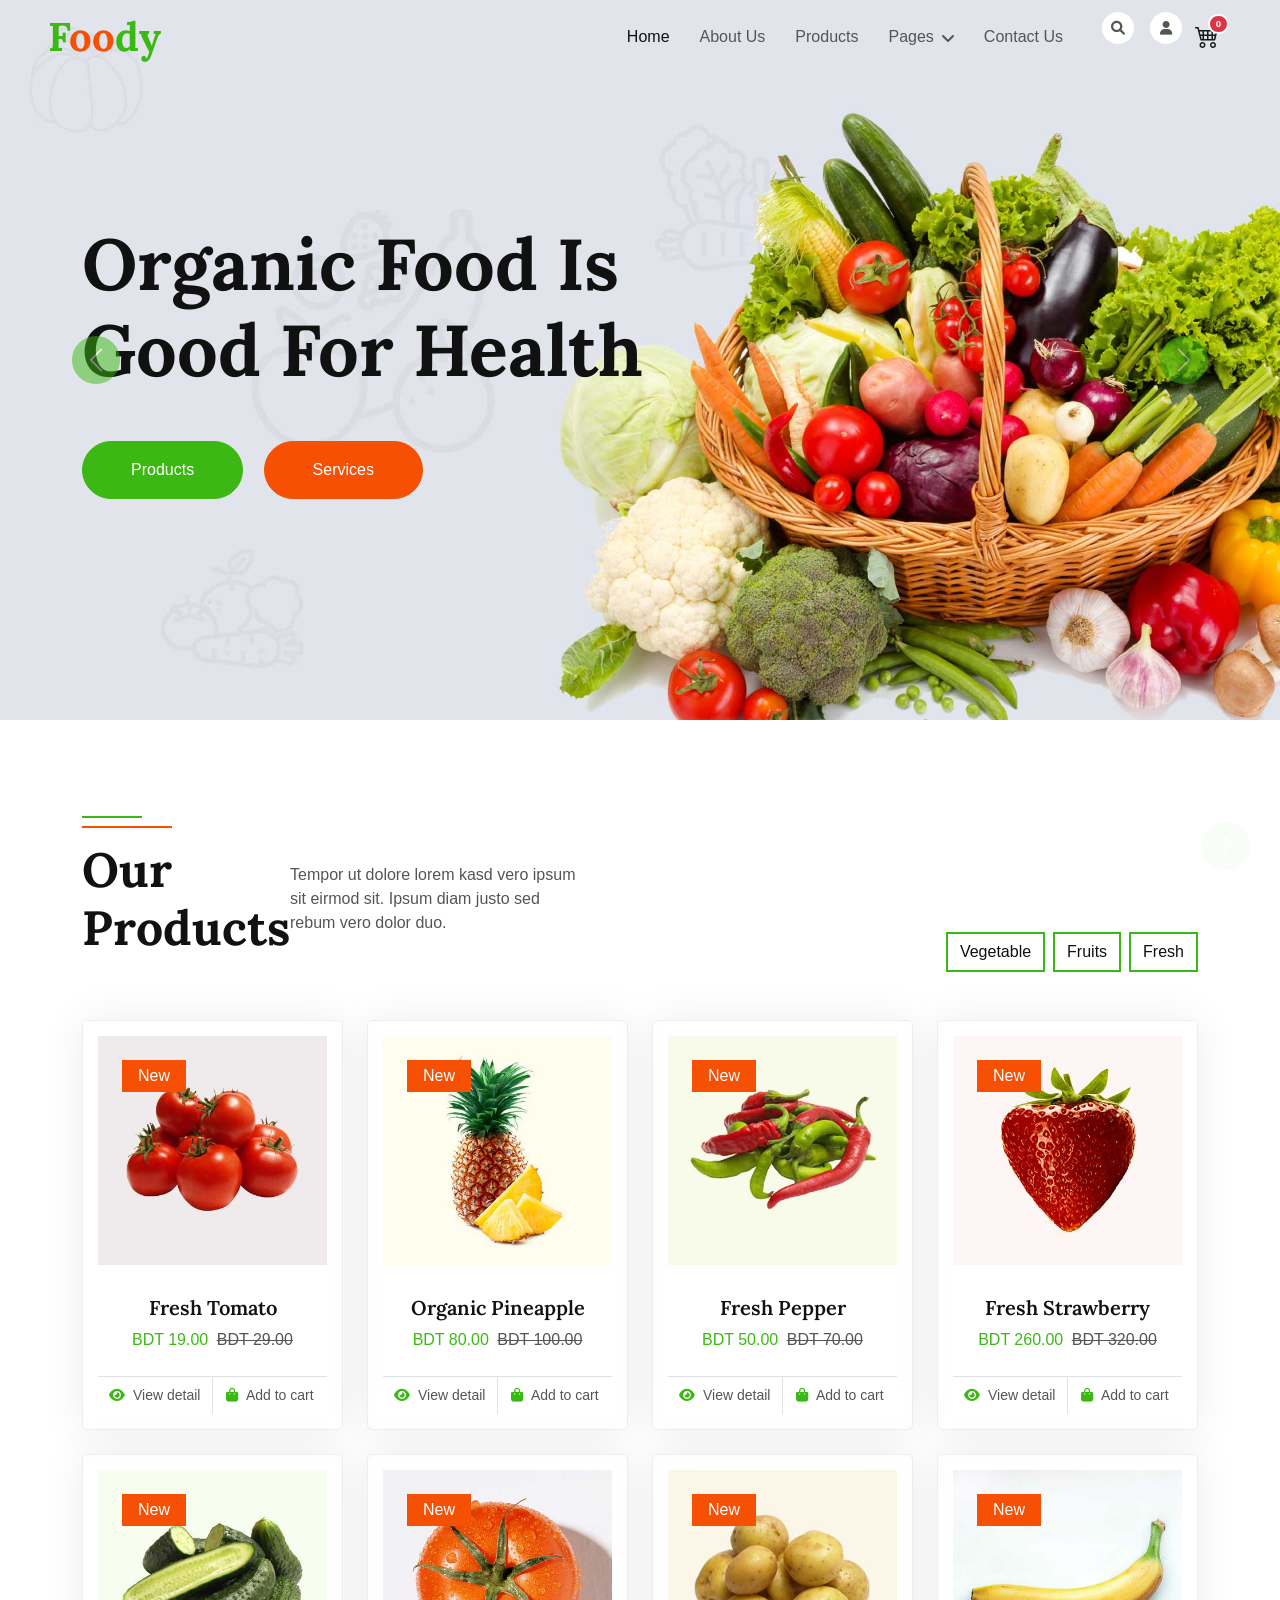
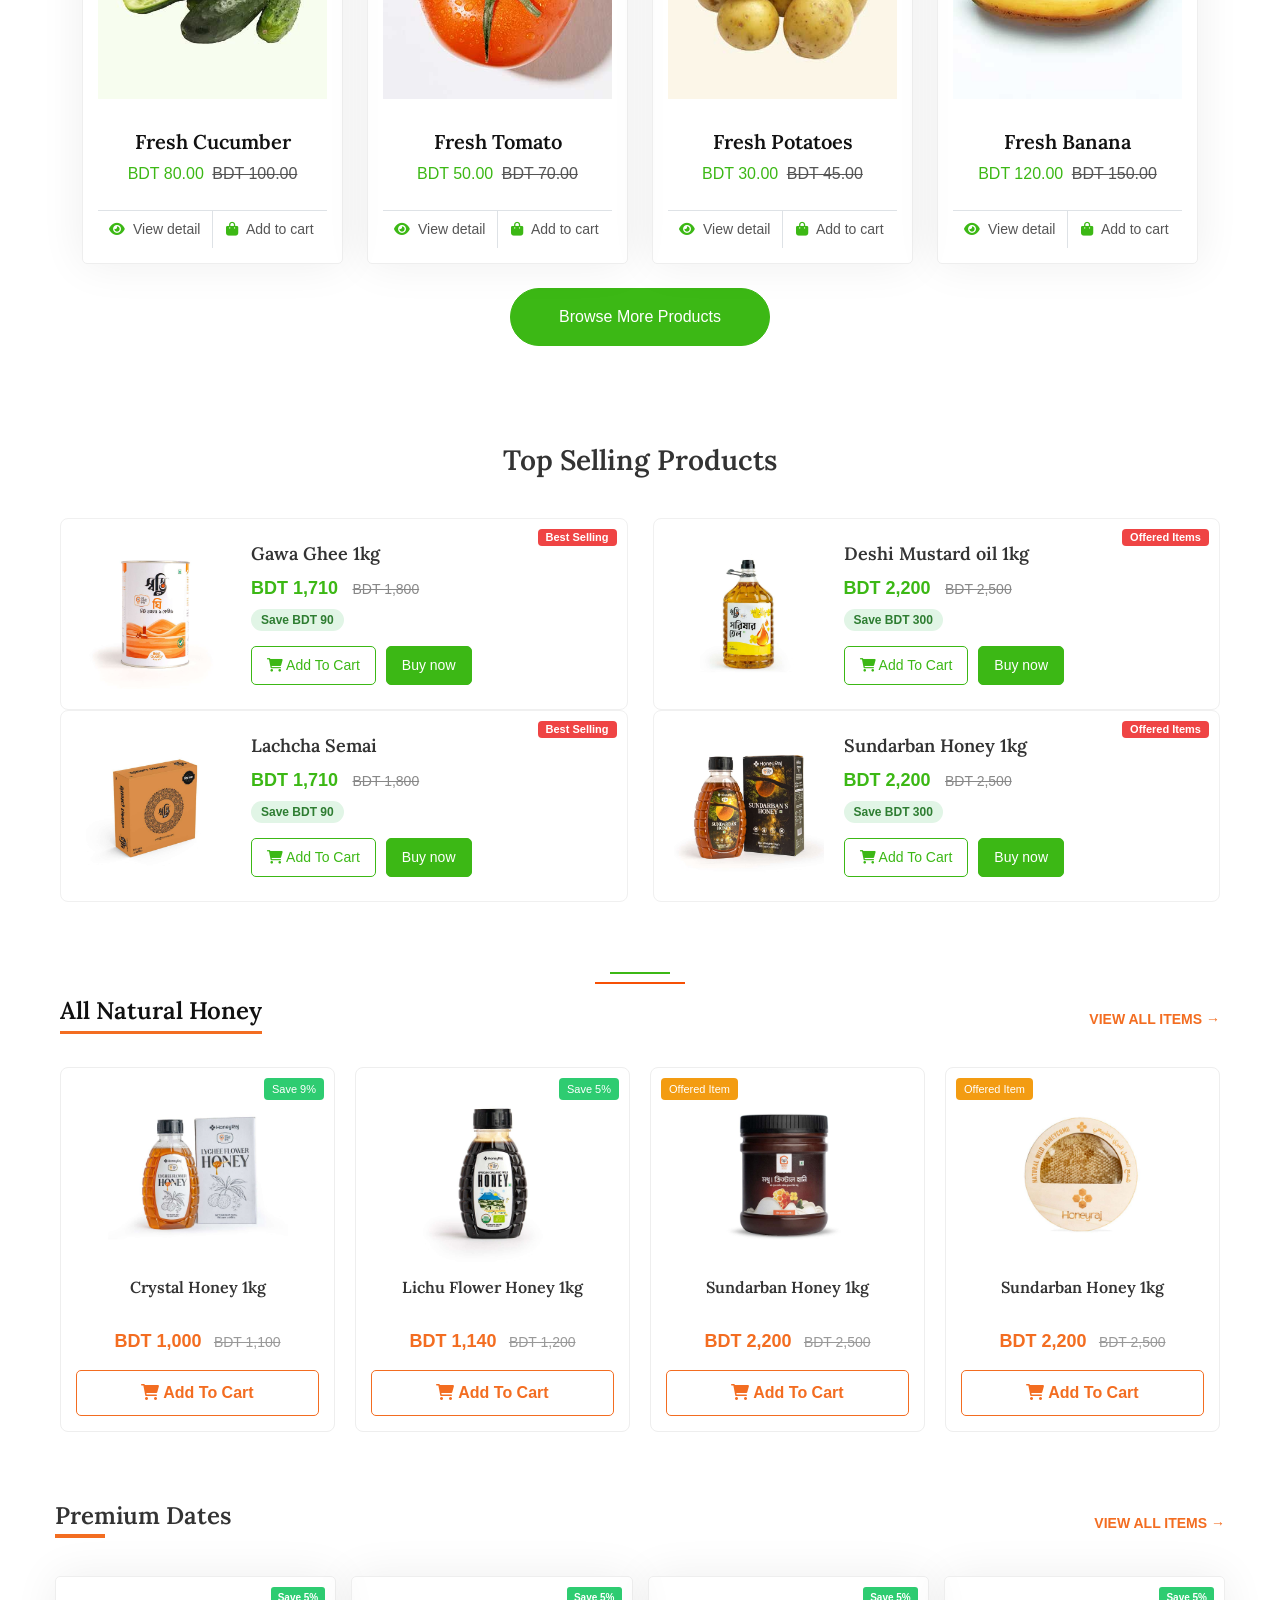
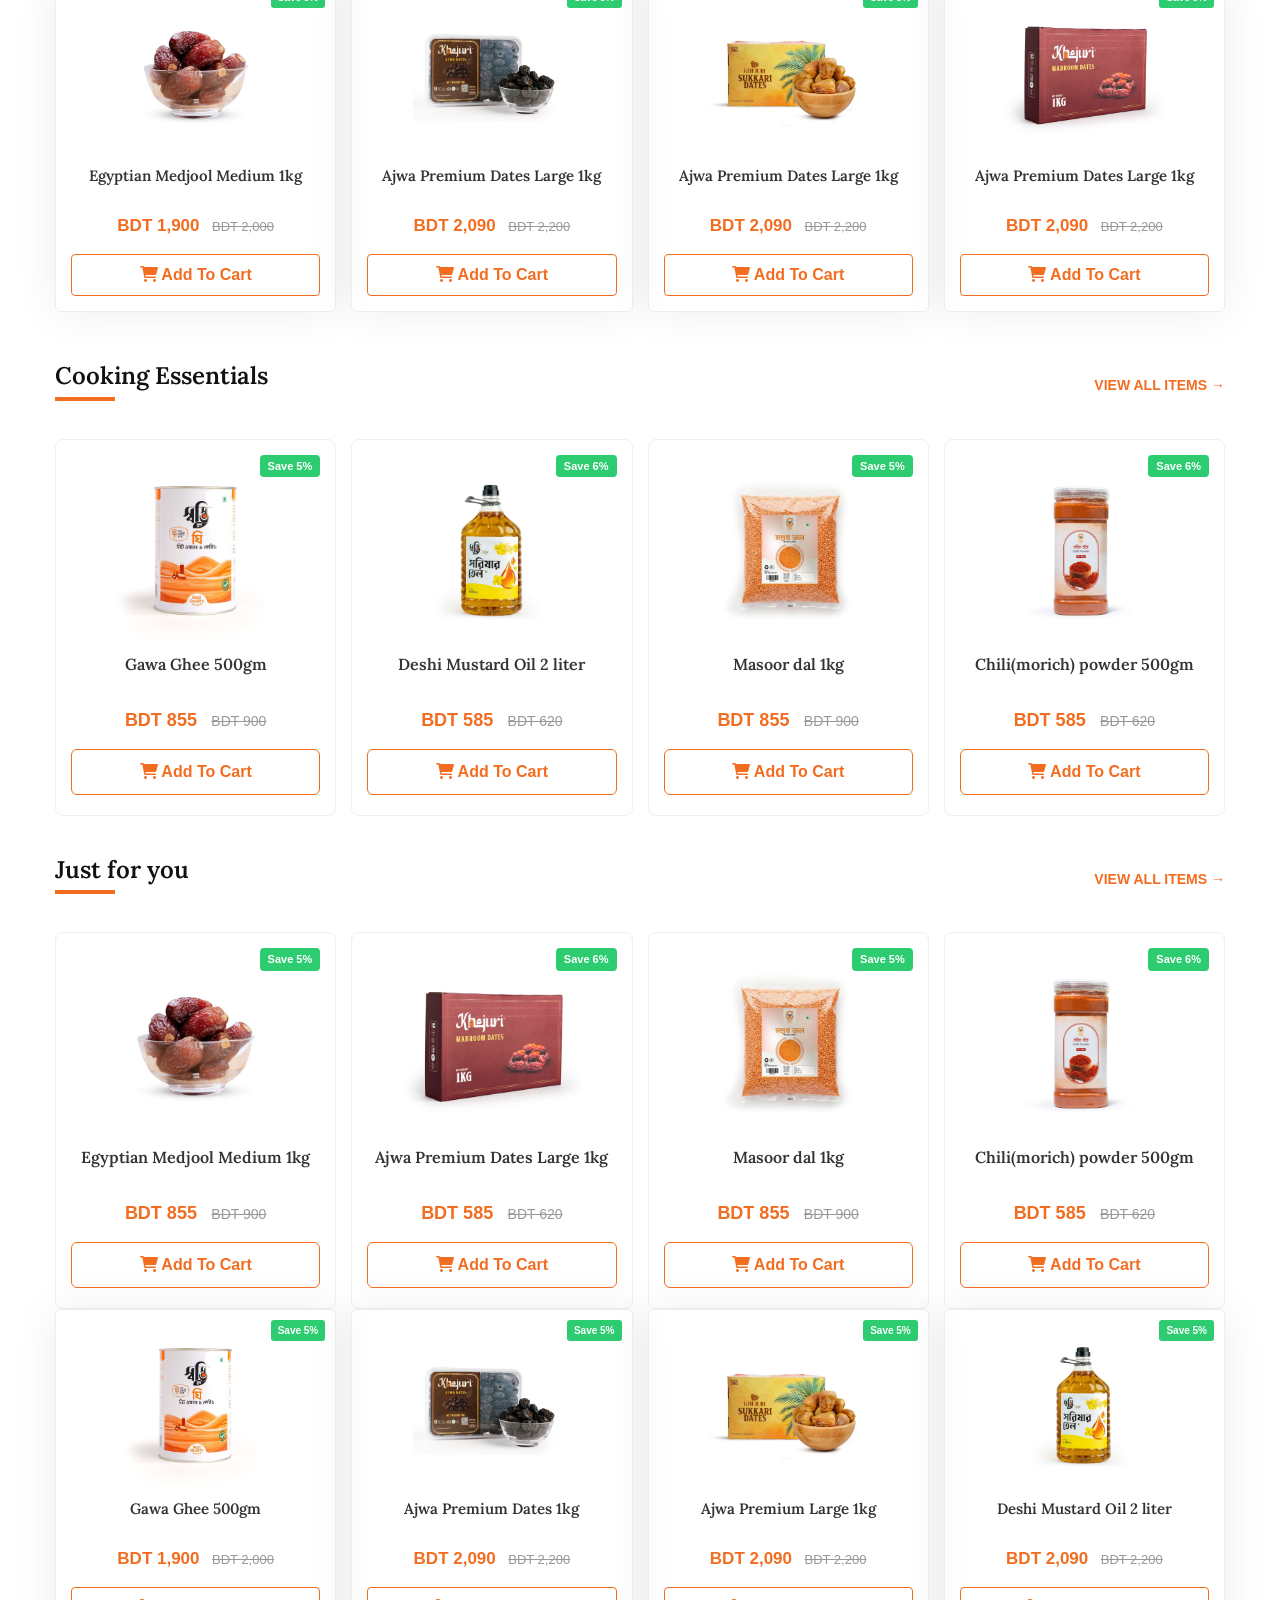
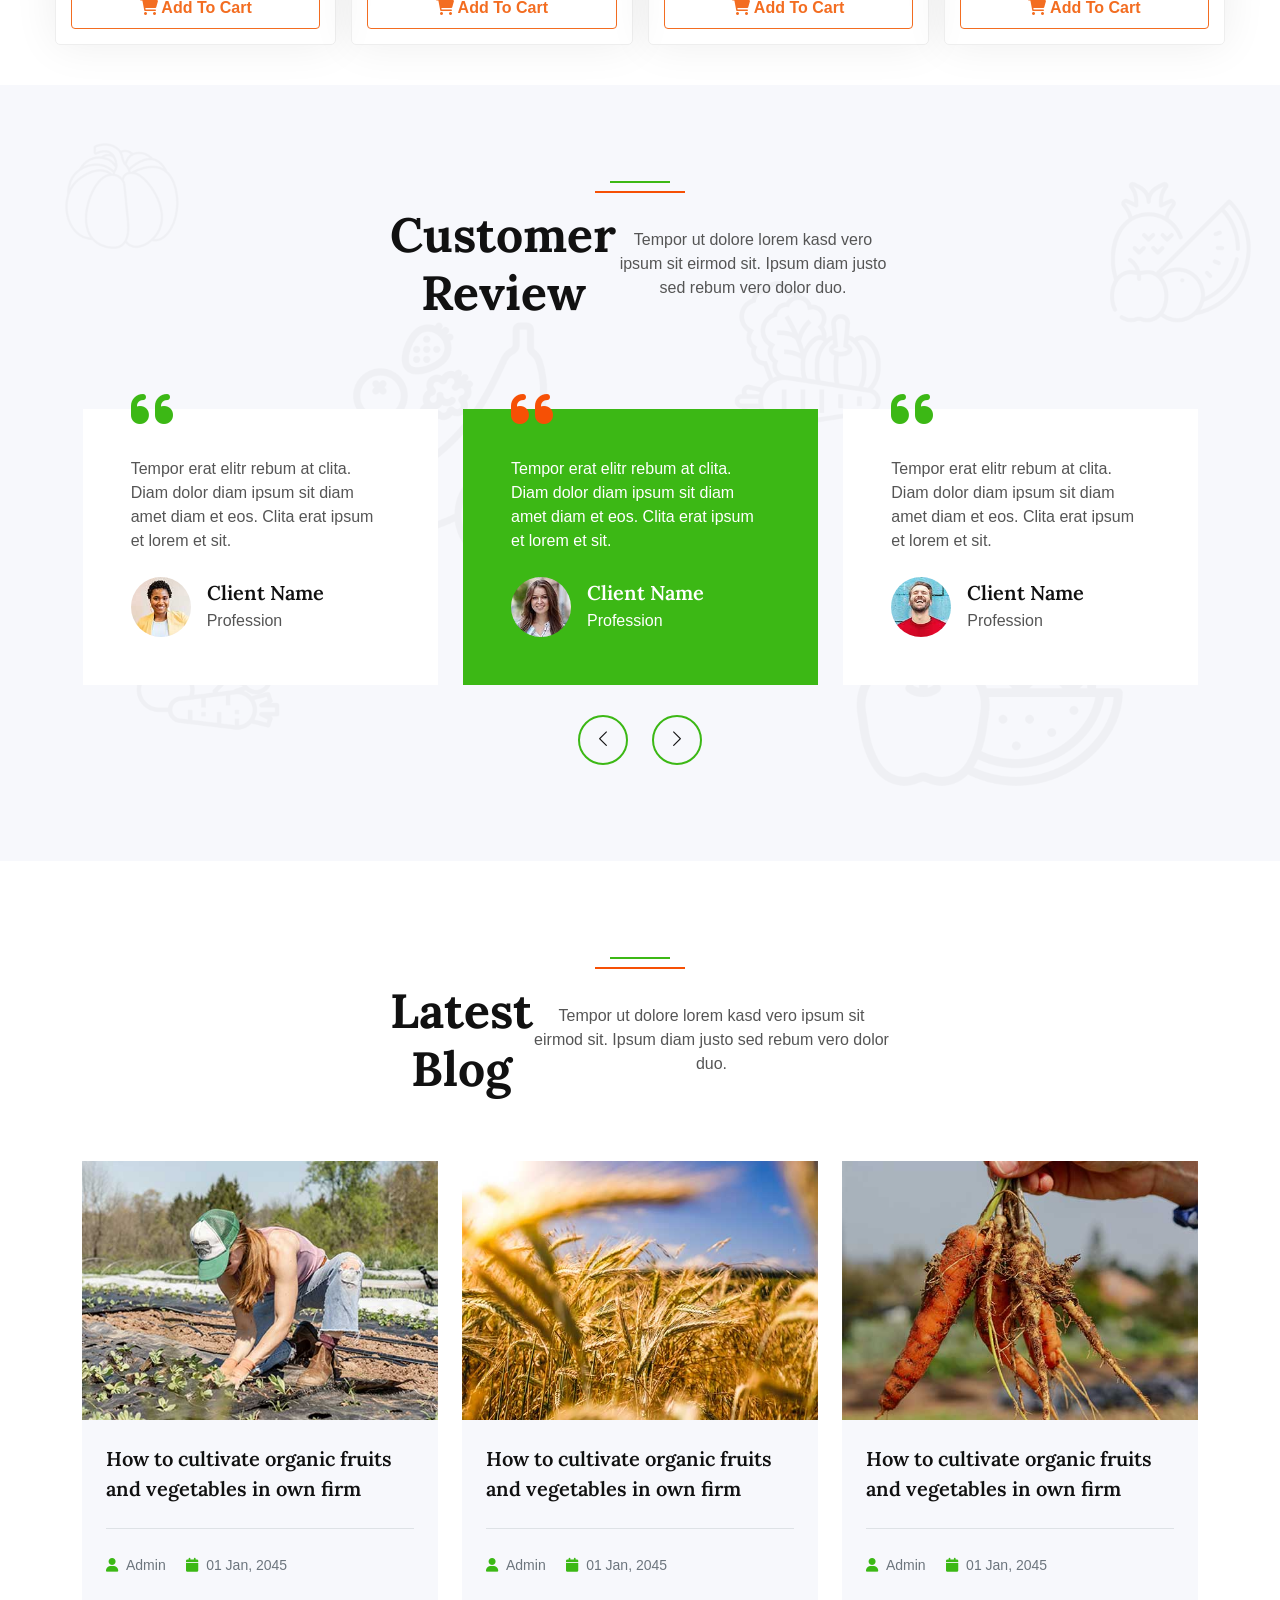
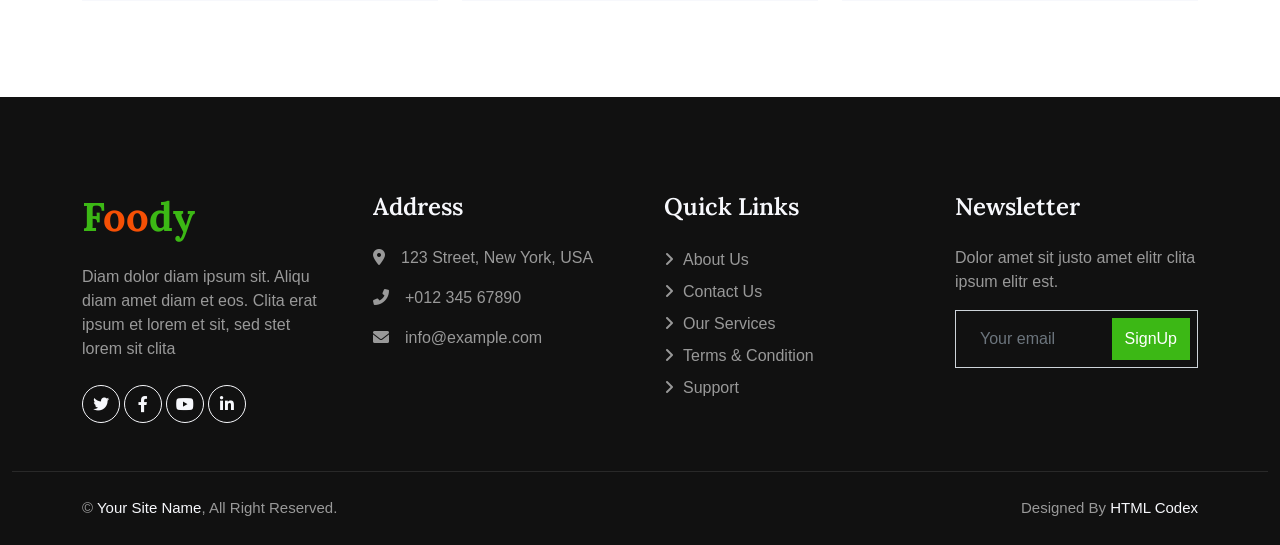
<file: index.html>
<!DOCTYPE html>
<html lang="en">

<head>
    <meta charset="utf-8">
    <title>Foody - Organic Food Website Template</title>
    <meta content="width=device-width, initial-scale=1.0" name="viewport">
    <meta content="" name="keywords">
    <meta content="" name="description">

    <!-- Favicon -->
    <link href="img/favicon.ico" rel="icon">

    <!-- Google Web Fonts -->
    <link rel="preconnect" href="https://fonts.googleapis.com">
    <link rel="preconnect" href="https://fonts.gstatic.com" crossorigin>
    <link href="https://fonts.googleapis.com/css2?family=Open+Sans:wght@400;500&family=Lora:wght@600;700&display=swap" rel="stylesheet"> 

    <!-- Icon Font Stylesheet -->
    <link href="https://cdnjs.cloudflare.com/ajax/libs/font-awesome/5.10.0/css/all.min.css" rel="stylesheet">
    <link href="https://cdn.jsdelivr.net/npm/bootstrap-icons@1.4.1/font/bootstrap-icons.css" rel="stylesheet">

    <!-- Libraries Stylesheet -->
    <link href="lib/animate/animate.min.css" rel="stylesheet">
    <link href="lib/owlcarousel/assets/owl.carousel.min.css" rel="stylesheet">

    <!-- Customized Bootstrap Stylesheet -->
    <link href="css/bootstrap.min.css" rel="stylesheet">

    <!-- Template Stylesheet -->
    <link href="css/style.css" rel="stylesheet">
</head>

<body>
    <!-- Spinner Start -->
    <div id="spinner" class="show bg-white position-fixed translate-middle w-100 vh-100 top-50 start-50 d-flex align-items-center justify-content-center">
        <div class="spinner-border text-primary" role="status"></div>
    </div>
    <!-- Spinner End -->


    <!-- Navbar Start -->
    <div class="container-fluid fixed-top px-0 wow fadeIn" data-wow-delay="0.1s">
        <!-- <div class="top-bar row gx-0 align-items-center d-none d-lg-flex">

            <div class="col-lg-6 px-5 text-start">
                <small><i class="fa fa-map-marker-alt me-2"></i>123 Street, New York, USA</small>
                <small class="ms-4"><i class="fa fa-envelope me-2"></i>info@example.com</small>
            </div>
            
            <div class="col-lg-6 px-5 text-end">
                <small>Follow us:</small>
                <a class="text-body ms-3" href=""><i class="fab fa-facebook-f"></i></a>
                <a class="text-body ms-3" href=""><i class="fab fa-twitter"></i></a>
                <a class="text-body ms-3" href=""><i class="fab fa-linkedin-in"></i></a>
                <a class="text-body ms-3" href=""><i class="fab fa-instagram"></i></a>
            </div>
        </div> -->

        <nav class="navbar navbar-expand-lg navbar-light py-lg-0 px-lg-5 wow fadeIn" data-wow-delay="0.1s">
            <a href="index.html" class="navbar-brand ms-4 ms-lg-0">
                <h1 class="fw-bold text-primary m-0">F<span class="text-secondary">oo</span>dy</h1>
            </a>
            <button type="button" class="navbar-toggler me-4" data-bs-toggle="collapse" data-bs-target="#navbarCollapse">
                <span class="navbar-toggler-icon"></span>
            </button>
            <div class="collapse navbar-collapse" id="navbarCollapse">
                <div class="navbar-nav ms-auto p-4 p-lg-0">
                    <a href="index.html" class="nav-item nav-link active">Home</a>
                    <a href="about.html" class="nav-item nav-link">About Us</a>
                    <a href="product.html" class="nav-item nav-link">Products</a>
                    <div class="nav-item dropdown">
                        <a href="#" class="nav-link dropdown-toggle" data-bs-toggle="dropdown">Pages</a>
                        <div class="dropdown-menu m-0">
                            <a href="blog.html" class="dropdown-item">Blog Grid</a>
                            <a href="feature.html" class="dropdown-item">Our Features</a>
                            <a href="testimonial.html" class="dropdown-item">Testimonial</a>
                            <!-- <a href="404.html" class="dropdown-item">404 Page</a> -->
                        </div>
                    </div>
                    <a href="contact.html" class="nav-item nav-link">Contact Us</a>
                </div>
                <div class="d-none d-lg-flex ms-2">
                    <a class="btn-sm-square bg-white rounded-circle ms-3" href="">
                        <small class="fa fa-search text-body"></small>
                    </a>
                    <a class="btn-sm-square bg-white rounded-circle ms-3" href="">
                        <small class="fa fa-user text-body"></small>
                    </a>
                    <!-- <a class="btn-sm-square bg-white rounded-circle ms-3" href="">
                        <small class="fa fa-shopping-bag text-body"></small>
                    </a> -->

                    <div style="width: 50px; height: 50px; display: flex; align-items: center; justify-content: center;">
                        <a href="cart.html" class="nav-item nav-link position-relative p-0">
                            <i class="bi bi-cart4 fs-4"></i>
                            
                            <span id="cart-count" 
                                class="position-absolute badge rounded-pill bg-danger" 
                                style="font-size: 0.6rem; top: -5px; right: -10px; padding: 3px 6px;">
                                0
                            </span>
                        </a>
                    </div>

                </div>
            </div>
        </nav>
    </div>
    <!-- Navbar End -->


    <!-- Carousel Start -->
    <div class="container-fluid p-0 mb-5 wow fadeIn" data-wow-delay="0.1s">
        <div id="header-carousel" class="carousel slide" data-bs-ride="carousel">
            <div class="carousel-inner">
                <div class="carousel-item active">
                    <img class="w-100" src="img/carousel-1.jpg" alt="Image">
                    <div class="carousel-caption">
                        <div class="container">
                            <div class="row justify-content-start">
                                <div class="col-lg-7">
                                    <h1 class="display-2 mb-5 animated slideInDown">Organic Food Is Good For Health</h1>
                                    <!-- <a href="product.html" class="btn btn-primary rounded-pill py-sm-3 px-sm-5">Products</a> -->
                                     <a href="product.html" class="btn btn-primary rounded-pill py-sm-3 px-sm-5">Products</a>
                                    <a href="services.html" class="btn btn-secondary rounded-pill py-sm-3 px-sm-5 ms-3">Services</a>
                                </div>
                            </div>
                        </div>
                    </div>
                </div>
                <div class="carousel-item">
                    <img class="w-100" src="img/carousel-2.jpg" alt="Image">
                    <div class="carousel-caption">
                        <div class="container">
                            <div class="row justify-content-start">
                                <div class="col-lg-7">
                                    <h1 class="display-2 mb-5 animated slideInDown">Natural Food Is Always Healthy</h1>
                                    <a href="" class="btn btn-primary rounded-pill py-sm-3 px-sm-5">Products</a>
                                    <a href="" class="btn btn-secondary rounded-pill py-sm-3 px-sm-5 ms-3">Services</a>
                                </div>
                            </div>
                        </div>
                    </div>
                </div>
            </div>
            <button class="carousel-control-prev" type="button" data-bs-target="#header-carousel"
                data-bs-slide="prev">
                <span class="carousel-control-prev-icon" aria-hidden="true"></span>
                <span class="visually-hidden">Previous</span>
            </button>
            <button class="carousel-control-next" type="button" data-bs-target="#header-carousel"
                data-bs-slide="next">
                <span class="carousel-control-next-icon" aria-hidden="true"></span>
                <span class="visually-hidden">Next</span>
            </button>
        </div>
    </div>
    <!-- Carousel End -->


    <!-- About Start -->
    <!-- <div class="container-xxl py-5">
        <div class="container">
            <div class="row g-5 align-items-center">
                <div class="col-lg-6 wow fadeIn" data-wow-delay="0.1s">
                    <div class="about-img position-relative overflow-hidden p-5 pe-0">
                        <img class="img-fluid w-100" src="img/about.jpg">
                    </div>
                </div>
                <div class="col-lg-6 wow fadeIn" data-wow-delay="0.5s">
                    <h1 class="display-5 mb-4">Best Organic Fruits And Vegetables</h1>
                    <p class="mb-4">Tempor erat elitr rebum at clita. Diam dolor diam ipsum sit. Aliqu diam amet diam et eos. Clita erat ipsum et lorem et sit, sed stet lorem sit clita duo justo magna dolore erat amet</p>
                    <p><i class="fa fa-check text-primary me-3"></i>Tempor erat elitr rebum at clita</p>
                    <p><i class="fa fa-check text-primary me-3"></i>Aliqu diam amet diam et eos</p>
                    <p><i class="fa fa-check text-primary me-3"></i>Clita duo justo magna dolore erat amet</p>
                    <a class="btn btn-primary rounded-pill py-3 px-5 mt-3" href="">Read More</a>
                </div>
            </div>
        </div>
    </div> -->
    <!-- About End -->


    <!-- Feature Start -->
    <!-- <div class="container-fluid bg-light bg-icon my-5 py-6">
        <div class="container">
            <div class="section-header text-center mx-auto mb-5 wow fadeInUp" data-wow-delay="0.1s" style="max-width: 500px;">
                <h1 class="display-5 mb-3">Our Features</h1>
                <p>Tempor ut dolore lorem kasd vero ipsum sit eirmod sit. Ipsum diam justo sed rebum vero dolor duo.</p>
            </div>
            <div class="row g-4">
                <div class="col-lg-4 col-md-6 wow fadeInUp" data-wow-delay="0.1s">
                    <div class="bg-white text-center h-100 p-4 p-xl-5">
                        <img class="img-fluid mb-4" src="img/icon-1.png" alt="">
                        <h4 class="mb-3">Natural Process</h4>
                        <p class="mb-4">Tempor ut dolore lorem kasd vero ipsum sit eirmod sit. Ipsum diam justo sed vero dolor duo.</p>
                        <a class="btn btn-outline-primary border-2 py-2 px-4 rounded-pill" href="">Read More</a>
                    </div>
                </div>
                <div class="col-lg-4 col-md-6 wow fadeInUp" data-wow-delay="0.3s">
                    <div class="bg-white text-center h-100 p-4 p-xl-5">
                        <img class="img-fluid mb-4" src="img/icon-2.png" alt="">
                        <h4 class="mb-3">Organic Products</h4>
                        <p class="mb-4">Tempor ut dolore lorem kasd vero ipsum sit eirmod sit. Ipsum diam justo sed vero dolor duo.</p>
                        <a class="btn btn-outline-primary border-2 py-2 px-4 rounded-pill" href="">Read More</a>
                    </div>
                </div>
                <div class="col-lg-4 col-md-6 wow fadeInUp" data-wow-delay="0.5s">
                    <div class="bg-white text-center h-100 p-4 p-xl-5">
                        <img class="img-fluid mb-4" src="img/icon-3.png" alt="">
                        <h4 class="mb-3">Biologically Safe</h4>
                        <p class="mb-4">Tempor ut dolore lorem kasd vero ipsum sit eirmod sit. Ipsum diam justo sed vero dolor duo.</p>
                        <a class="btn btn-outline-primary border-2 py-2 px-4 rounded-pill" href="">Read More</a>
                    </div>
                </div>
            </div>
        </div>
    </div> -->
    <!-- Feature End -->


    <!-- Product Start -->
    <div class="container-xxl py-5">
        <div class="container">
            <div class="row g-0 gx-5 align-items-end">
                <div class="col-lg-6">
                    <div class="section-header text-start mb-5 wow fadeInUp" data-wow-delay="0.1s" style="max-width: 500px;">
                        <h1 class="display-5 mb-3">Our Products</h1>
                        <p>Tempor ut dolore lorem kasd vero ipsum sit eirmod sit. Ipsum diam justo sed rebum vero dolor duo.</p>
                    </div>
                </div>
                <div class="col-lg-6 text-start text-lg-end wow slideInRight" data-wow-delay="0.1s">
                    <ul class="nav nav-pills d-inline-flex justify-content-end mb-5">
                        <li class="nav-item me-2">
                           <a class="btn btn-outline-primary border-2" href="vegetable.html">Vegetable</a>
                        </li>
                        <li class="nav-item me-2">
                            <a class="btn btn-outline-primary border-2"  href="fruits.html">Fruits </a>
                        </li>
                        <li class="nav-item me-0">
                            <a class="btn btn-outline-primary border-2"  href="freshfood.html">Fresh</a>
                        </li>
                    </ul>
                </div>
            </div>
            <div class="tab-content">
                <div id="tab-1" class="tab-pane fade show p-0 active">
                    <div class="row g-4">
                        <!-- <div class="col-xl-3 col-lg-4 col-md-6 wow fadeInUp" data-wow-delay="0.1s">
                            <div class="product-item">
                                <div class="position-relative bg-light overflow-hidden">
                                    <img class="img-fluid w-100" src="img/product-1.jpg" alt="">
                                    <div class="bg-secondary rounded text-white position-absolute start-0 top-0 m-4 py-1 px-3">New</div>
                                </div>
                                <div class="text-center p-4">
                                    <a class="d-block h5 mb-2" href="">Fresh Tomato</a>
                                    <span class="text-primary me-1">BDT 19.00</span>
                                    <span class="text-body text-decoration-line-through">BDT 29.00</span>
                                </div>
                                <div class="d-flex border-top">
                                    <small class="w-50 text-center border-end py-2">
                                        <a class="text-body" href="viewdetailsproducts.html"><i class="fa fa-eye text-primary me-2"></i>View detail</a>
                                    </small>
                                    <small class="w-50 text-center py-2">
                                        <a class="text-body" href=""><i class="fa fa-shopping-bag text-primary me-2"></i>Add to cart</a>
                                    </small>
                                </div>
                            </div>
                        </div> -->
                       <!-- card-1  -->
                       <div class="col-xl-3 col-lg-4 col-md-6">
                            <div class="product-item">
                                <div class="position-relative bg-light overflow-hidden">
                                    <img class="img-fluid w-100" src="img/product-1.jpg" alt="Tomato">
                                    <div class="bg-secondary rounded text-white position-absolute start-0 top-0 m-4 py-1 px-3">New</div>
                                </div>
                                <div class="text-center p-4">
                                    <a class="d-block h5 mb-2" href="#">Fresh Tomato</a>
                                    <span class="text-primary me-1">BDT 19.00</span>
                                    <span class="text-body text-decoration-line-through">BDT 29.00</span>
                                </div>
                                <div class="d-flex border-top">
                                    <small class="w-50 text-center border-end py-2">
                                        <a class="text-body" href="viewdetailsproducts.html?name=Fresh Tomato&price=19.00&oldprice=29.00&img=img/product-1.jpg">
                                            <i class="fa fa-eye text-primary me-2"></i>View detail
                                        </a>
                                    </small>
                                    <small class="w-50 text-center py-2">
                                        <a class="text-body" href="javascript:void(0)" onclick="addToCartClick()">
                                            <i class="fa fa-shopping-bag text-primary me-2"></i>Add to cart
                                        </a>
                                    </small>
                                </div>
                            </div>
                        </div>

                          <!-- card-2  -->
                      <div class="col-xl-3 col-lg-4 col-md-6 wow fadeInUp" data-wow-delay="0.3s">
                            <div class="product-item">
                                <div class="position-relative bg-light overflow-hidden">
                                    <img class="img-fluid w-100" src="img/product-2.jpg" alt="Organic Pineapple">
                                    <div class="bg-secondary rounded text-white position-absolute start-0 top-0 m-4 py-1 px-3">New</div>
                                </div>
                                
                                <div class="text-center p-4">
                                    <a class="d-block h5 mb-2" href="#">Organic Pineapple</a>
                                    <span class="text-primary me-1">BDT 80.00</span>
                                    <span class="text-body text-decoration-line-through">BDT 100.00</span>
                                </div>
                                
                                <div class="d-flex border-top">
                                    <small class="w-50 text-center border-end py-2">
                                        <a class="text-body" href="viewdetailsproducts.html?name=Organic Pineapple&price=80.00&oldprice=100.00&img=img/product-2.jpg">
                                            <i class="fa fa-eye text-primary me-2"></i>View detail
                                        </a>
                                    </small>
                                   <small class="w-50 text-center py-2">
                                        <a class="text-body" href="javascript:void(0)" onclick="addToCartClick()">
                                            <i class="fa fa-shopping-bag text-primary me-2"></i>Add to cart
                                        </a>
                                    </small>
                                </div>
                            </div>
                      </div>


                      <!-- card-3  -->

                        <div class="col-xl-3 col-lg-4 col-md-6 wow fadeInUp" data-wow-delay="0.5s">
                            <div class="product-item">
                                <div class="position-relative bg-light overflow-hidden">
                                    <img class="img-fluid w-100" src="img/product-3.jpg" alt="Fresh Pepper">
                                    <div class="bg-secondary rounded text-white position-absolute start-0 top-0 m-4 py-1 px-3">New</div>
                                </div>
                                
                                <div class="text-center p-4">
                                    <a class="d-block h5 mb-2" href="#">Fresh Pepper</a>
                                    <span class="text-primary me-1">BDT 50.00</span>
                                    <span class="text-body text-decoration-line-through">BDT 70.00</span>
                                </div>
                                
                                <div class="d-flex border-top">
                                    <small class="w-50 text-center border-end py-2">
                                        <a class="text-body" href="viewdetailsproducts.html?name=Fresh Pepper&price=50.00&oldprice=70.00&img=img/product-3.jpg">
                                            <i class="fa fa-eye text-primary me-2"></i>View detail
                                        </a>
                                    </small>
                                    <small class="w-50 text-center py-2">
                                        <a class="text-body" href="javascript:void(0)" onclick="addToCartClick()">
                                            <i class="fa fa-shopping-bag text-primary me-2"></i>Add to cart
                                        </a>
                                    </small>
                                </div>
                            </div>
                        </div>
           
                         <!-- cart-4  -->

                       <div class="col-xl-3 col-lg-4 col-md-6 wow fadeInUp" data-wow-delay="0.7s">
                            <div class="product-item">
                                <div class="position-relative bg-light overflow-hidden">
                                    <img class="img-fluid w-100" src="img/product-4.jpg" alt="Fresh Strawberry">
                                    <div class="bg-secondary rounded text-white position-absolute start-0 top-0 m-4 py-1 px-3">New</div>
                                </div>
                                
                                <div class="text-center p-4">
                                    <a class="d-block h5 mb-2" href="#">Fresh Strawberry</a>
                                    <span class="text-primary me-1">BDT 260.00</span>
                                    <span class="text-body text-decoration-line-through">BDT 320.00</span>
                                </div>
                                
                                <div class="d-flex border-top">
                                    <small class="w-50 text-center border-end py-2">
                                        <a class="text-body" href="viewdetailsproducts.html?name=Fresh Strawberry&price=260.00&oldprice=320.00&img=img/product-4.jpg">
                                            <i class="fa fa-eye text-primary me-2"></i>View detail
                                        </a>
                                    </small>
                                    <small class="w-50 text-center py-2">
                                        <a class="text-body" href="javascript:void(0)" onclick="addToCartClick()">
                                            <i class="fa fa-shopping-bag text-primary me-2"></i>Add to cart
                                        </a>
                                    </small>
                                </div>
                            </div>
                        </div>

                        <!-- card-5  -->

                        <div class="col-xl-3 col-lg-4 col-md-6 wow fadeInUp" data-wow-delay="0.1s">
                            <div class="product-item">
                                <div class="position-relative bg-light overflow-hidden">
                                    <img class="img-fluid w-100" src="img/product-5.jpg" alt="Fresh Cucumber">
                                    <div class="bg-secondary rounded text-white position-absolute start-0 top-0 m-4 py-1 px-3">New</div>
                                </div>
                                
                                <div class="text-center p-4">
                                    <a class="d-block h5 mb-2" href="#">Fresh Cucumber</a>
                                    <span class="text-primary me-1">BDT 80.00</span>
                                    <span class="text-body text-decoration-line-through">BDT 100.00</span>
                                </div>
                                
                                <div class="d-flex border-top">
                                    <small class="w-50 text-center border-end py-2">
                                        <a class="text-body" href="viewdetailsproducts.html?name=Fresh Cucumber&price=80.00&oldprice=100.00&img=img/product-5.jpg">
                                            <i class="fa fa-eye text-primary me-2"></i>View detail
                                        </a>
                                    </small>
                                    <small class="w-50 text-center py-2">
                                        <a class="text-body" href="javascript:void(0)" onclick="addToCartClick()">
                                            <i class="fa fa-shopping-bag text-primary me-2"></i>Add to cart
                                        </a>
                                    </small>
                                </div>
                            </div>
                        </div>

                        <!-- card-5  -->

                        <div class="col-xl-3 col-lg-4 col-md-6 wow fadeInUp" data-wow-delay="0.3s">
                            <div class="product-item">
                                <div class="position-relative bg-light overflow-hidden">
                                    <img class="img-fluid w-100" src="img/product-6.jpg" alt="Fresh Tomato">
                                    <div class="bg-secondary rounded text-white position-absolute start-0 top-0 m-4 py-1 px-3">New</div>
                                </div>
                                
                                <div class="text-center p-4">
                                    <a class="d-block h5 mb-2" href="#">Fresh Tomato</a>
                                    <span class="text-primary me-1">BDT 50.00</span>
                                    <span class="text-body text-decoration-line-through">BDT 70.00</span>
                                </div>
                                
                                <div class="d-flex border-top">
                                    <small class="w-50 text-center border-end py-2">
                                        <a class="text-body" href="viewdetailsproducts.html?name=Fresh Tomato&price=50.00&oldprice=70.00&img=img/product-6.jpg">
                                            <i class="fa fa-eye text-primary me-2"></i>View detail
                                        </a>
                                    </small>
                                    <small class="w-50 text-center py-2">
                                        <a class="text-body" href="javascript:void(0)" onclick="addToCartClick()">
                                            <i class="fa fa-shopping-bag text-primary me-2"></i>Add to cart
                                        </a>
                                    </small>
                                </div>
                            </div>
                        </div>

                        <!-- card-6  -->
                        <div class="col-xl-3 col-lg-4 col-md-6 wow fadeInUp" data-wow-delay="0.5s">
                            <div class="product-item">
                                <div class="position-relative bg-light overflow-hidden">
                                    <img class="img-fluid w-100" src="img/product-7.jpg" alt="Fresh Potatoes">
                                    <div class="bg-secondary rounded text-white position-absolute start-0 top-0 m-4 py-1 px-3">New</div>
                                </div>
                                
                                <div class="text-center p-4">
                                    <a class="d-block h5 mb-2" href="#">Fresh Potatoes</a>
                                    <span class="text-primary me-1">BDT 30.00</span>
                                    <span class="text-body text-decoration-line-through">BDT 45.00</span>
                                </div>
                                
                                <div class="d-flex border-top">
                                    <small class="w-50 text-center border-end py-2">
                                        <a class="text-body" href="viewdetailsproducts.html?name=Fresh Potatoes&price=30.00&oldprice=45.00&img=img/product-7.jpg">
                                            <i class="fa fa-eye text-primary me-2"></i>View detail
                                        </a>
                                    </small>
                                    <small class="w-50 text-center py-2">
                                        <a class="text-body" href="javascript:void(0)" onclick="addToCartClick()">
                                            <i class="fa fa-shopping-bag text-primary me-2"></i>Add to cart
                                        </a>
                                    </small>
                                </div>
                            </div>
                        </div>

                        <!-- card-7 -->

                        <div class="col-xl-3 col-lg-4 col-md-6 wow fadeInUp" data-wow-delay="0.7s">
                            <div class="product-item">
                                <div class="position-relative bg-light overflow-hidden">
                                    <img class="img-fluid w-100" src="img/product-8.jpg" alt="Fresh Banana">
                                    <div class="bg-secondary rounded text-white position-absolute start-0 top-0 m-4 py-1 px-3">New</div>
                                </div>
                                
                                <div class="text-center p-4">
                                    <a class="d-block h5 mb-2" href="#">Fresh Banana</a>
                                    <span class="text-primary me-1">BDT 120.00</span>
                                    <span class="text-body text-decoration-line-through">BDT 150.00</span>
                                </div>
                                
                                <div class="d-flex border-top">
                                    <small class="w-50 text-center border-end py-2">
                                        <a class="text-body" href="viewdetailsproducts.html?name=Fresh Banana&price=120.00&oldprice=150.00&img=img/product-8.jpg">
                                            <i class="fa fa-eye text-primary me-2"></i>View detail
                                        </a>
                                    </small>
                                    <small class="w-50 text-center py-2">
                                        <a class="text-body" href="javascript:void(0)" onclick="addToCartClick()">
                                            <i class="fa fa-shopping-bag text-primary me-2"></i>Add to cart
                                        </a>
                                    </small>
                                </div>
                            </div>
                        </div>

                        <div class="col-12 text-center wow fadeInUp" data-wow-delay="0.1s">
                            <a class="btn btn-primary rounded-pill py-3 px-5" href="product.html">Browse More Products</a>
                        </div>
                    </div>
                </div>
                <div id="tab-2" class="tab-pane fade show p-0">
                    <div class="row g-4">
                        <div class="col-xl-3 col-lg-4 col-md-6">
                            <div class="product-item">
                                <div class="position-relative bg-light overflow-hidden">
                                    <img class="img-fluid w-100" src="img/product-1.jpg" alt="">
                                    <div class="bg-secondary rounded text-white position-absolute start-0 top-0 m-4 py-1 px-3">New</div>
                                </div>
                                <div class="text-center p-4">
                                    <a class="d-block h5 mb-2" href="">Fresh Tomato</a>
                                    <span class="text-primary me-1">BDT 19.00</span>
                                    <span class="text-body text-decoration-line-through">BDT 29.00</span>
                                </div>
                                <div class="d-flex border-top">
                                    <small class="w-50 text-center border-end py-2">
                                        <a class="text-body" href=""><i class="fa fa-eye text-primary me-2"></i>View detail</a>
                                    </small>
                                    <small class="w-50 text-center py-2">
                                        <a class="text-body" href=""><i class="fa fa-shopping-bag text-primary me-2"></i>Add to cart</a>
                                    </small>
                                </div>
                            </div>
                        </div>
                        <div class="col-xl-3 col-lg-4 col-md-6">
                            <div class="product-item">
                                <div class="position-relative bg-light overflow-hidden">
                                    <img class="img-fluid w-100" src="img/product-2.jpg" alt="">
                                    <div class="bg-secondary rounded text-white position-absolute start-0 top-0 m-4 py-1 px-3">New</div>
                                </div>
                                <div class="text-center p-4">
                                    <a class="d-block h5 mb-2" href="">Fresh Tomato</a>
                                    <span class="text-primary me-1">BDT 19.00</span>
                                    <span class="text-body text-decoration-line-through">BDT 29.00</span>
                                </div>
                                <div class="d-flex border-top">
                                    <small class="w-50 text-center border-end py-2">
                                        <a class="text-body" href=""><i class="fa fa-eye text-primary me-2"></i>View detail</a>
                                    </small>
                                    <small class="w-50 text-center py-2">
                                        <a class="text-body" href=""><i class="fa fa-shopping-bag text-primary me-2"></i>Add to cart</a>
                                    </small>
                                </div>
                            </div>
                        </div>
                        <div class="col-xl-3 col-lg-4 col-md-6">
                            <div class="product-item">
                                <div class="position-relative bg-light overflow-hidden">
                                    <img class="img-fluid w-100" src="img/product-3.jpg" alt="">
                                    <div class="bg-secondary rounded text-white position-absolute start-0 top-0 m-4 py-1 px-3">New</div>
                                </div>
                                <div class="text-center p-4">
                                    <a class="d-block h5 mb-2" href="">Fresh Tomato</a>
                                    <span class="text-primary me-1">BDT 19.00</span>
                                    <span class="text-body text-decoration-line-through">BDT 29.00</span>
                                </div>
                                <div class="d-flex border-top">
                                    <small class="w-50 text-center border-end py-2">
                                        <a class="text-body" href=""><i class="fa fa-eye text-primary me-2"></i>View detail</a>
                                    </small>
                                    <small class="w-50 text-center py-2">
                                        <a class="text-body" href=""><i class="fa fa-shopping-bag text-primary me-2"></i>Add to cart</a>
                                    </small>
                                </div>
                            </div>
                        </div>
                        <div class="col-xl-3 col-lg-4 col-md-6">
                            <div class="product-item">
                                <div class="position-relative bg-light overflow-hidden">
                                    <img class="img-fluid w-100" src="img/product-4.jpg" alt="">
                                    <div class="bg-secondary rounded text-white position-absolute start-0 top-0 m-4 py-1 px-3">New</div>
                                </div>
                                <div class="text-center p-4">
                                    <a class="d-block h5 mb-2" href="">Fresh Tomato</a>
                                    <span class="text-primary me-1">BDT 19.00</span>
                                    <span class="text-body text-decoration-line-through">BDT 29.00</span>
                                </div>
                                <div class="d-flex border-top">
                                    <small class="w-50 text-center border-end py-2">
                                        <a class="text-body" href=""><i class="fa fa-eye text-primary me-2"></i>View detail</a>
                                    </small>
                                    <small class="w-50 text-center py-2">
                                        <a class="text-body" href=""><i class="fa fa-shopping-bag text-primary me-2"></i>Add to cart</a>
                                    </small>
                                </div>
                            </div>
                        </div>
                        <div class="col-xl-3 col-lg-4 col-md-6">
                            <div class="product-item">
                                <div class="position-relative bg-light overflow-hidden">
                                    <img class="img-fluid w-100" src="img/product-5.jpg" alt="">
                                    <div class="bg-secondary rounded text-white position-absolute start-0 top-0 m-4 py-1 px-3">New</div>
                                </div>
                                <div class="text-center p-4">
                                    <a class="d-block h5 mb-2" href="">Fresh Tomato</a>
                                    <span class="text-primary me-1">BDT 19.00</span>
                                    <span class="text-body text-decoration-line-through">BDT 29.00</span>
                                </div>
                                <div class="d-flex border-top">
                                    <small class="w-50 text-center border-end py-2">
                                        <a class="text-body" href=""><i class="fa fa-eye text-primary me-2"></i>View detail</a>
                                    </small>
                                    <small class="w-50 text-center py-2">
                                        <a class="text-body" href=""><i class="fa fa-shopping-bag text-primary me-2"></i>Add to cart</a>
                                    </small>
                                </div>
                            </div>
                        </div>
                        <div class="col-xl-3 col-lg-4 col-md-6">
                            <div class="product-item">
                                <div class="position-relative bg-light overflow-hidden">
                                    <img class="img-fluid w-100" src="img/product-6.jpg" alt="">
                                    <div class="bg-secondary rounded text-white position-absolute start-0 top-0 m-4 py-1 px-3">New</div>
                                </div>
                                <div class="text-center p-4">
                                    <a class="d-block h5 mb-2" href="">Fresh Tomato</a>
                                    <span class="text-primary me-1">BDT 19.00</span>
                                    <span class="text-body text-decoration-line-through">BDT 29.00</span>
                                </div>
                                <div class="d-flex border-top">
                                    <small class="w-50 text-center border-end py-2">
                                        <a class="text-body" href=""><i class="fa fa-eye text-primary me-2"></i>View detail</a>
                                    </small>
                                    <small class="w-50 text-center py-2">
                                        <a class="text-body" href=""><i class="fa fa-shopping-bag text-primary me-2"></i>Add to cart</a>
                                    </small>
                                </div>
                            </div>
                        </div>
                        <div class="col-xl-3 col-lg-4 col-md-6">
                            <div class="product-item">
                                <div class="position-relative bg-light overflow-hidden">
                                    <img class="img-fluid w-100" src="img/product-7.jpg" alt="">
                                    <div class="bg-secondary rounded text-white position-absolute start-0 top-0 m-4 py-1 px-3">New</div>
                                </div>
                                <div class="text-center p-4">
                                    <a class="d-block h5 mb-2" href="">Fresh Tomato</a>
                                    <span class="text-primary me-1">BDT 19.00</span>
                                    <span class="text-body text-decoration-line-through">BDT 29.00</span>
                                </div>
                                <div class="d-flex border-top">
                                    <small class="w-50 text-center border-end py-2">
                                        <a class="text-body" href=""><i class="fa fa-eye text-primary me-2"></i>View detail</a>
                                    </small>
                                    <small class="w-50 text-center py-2">
                                        <a class="text-body" href=""><i class="fa fa-shopping-bag text-primary me-2"></i>Add to cart</a>
                                    </small>
                                </div>
                            </div>
                        </div>
                        <div class="col-xl-3 col-lg-4 col-md-6">
                            <div class="product-item">
                                <div class="position-relative bg-light overflow-hidden">
                                    <img class="img-fluid w-100" src="img/product-8.jpg" alt="">
                                    <div class="bg-secondary rounded text-white position-absolute start-0 top-0 m-4 py-1 px-3">New</div>
                                </div>
                                <div class="text-center p-4">
                                    <a class="d-block h5 mb-2" href="">Fresh Tomato</a>
                                    <span class="text-primary me-1">BDT 19.00</span>
                                    <span class="text-body text-decoration-line-through">BDT 29.00</span>
                                </div>
                                <div class="d-flex border-top">
                                    <small class="w-50 text-center border-end py-2">
                                        <a class="text-body" href=""><i class="fa fa-eye text-primary me-2"></i>View detail</a>
                                    </small>
                                    <small class="w-50 text-center py-2">
                                        <a class="text-body" href=""><i class="fa fa-shopping-bag text-primary me-2"></i>Add to cart</a>
                                    </small>
                                </div>
                            </div>
                        </div>
                        <div class="col-12 text-center">
                            <a class="btn btn-primary rounded-pill py-3 px-5" href="">Browse More Products</a>
                        </div>
                    </div>
                </div>
                <div id="tab-3" class="tab-pane fade show p-0">
                    <div class="row g-4">
                        <div class="col-xl-3 col-lg-4 col-md-6">
                            <div class="product-item">
                                <div class="position-relative bg-light overflow-hidden">
                                    <img class="img-fluid w-100" src="img/product-1.jpg" alt="">
                                    <div class="bg-secondary rounded text-white position-absolute start-0 top-0 m-4 py-1 px-3">New</div>
                                </div>
                                <div class="text-center p-4">
                                    <a class="d-block h5 mb-2" href="">Fresh Tomato</a>
                                    <span class="text-primary me-1">BDT 19.00</span>
                                    <span class="text-body text-decoration-line-through">BDT 29.00</span>
                                </div>
                                <div class="d-flex border-top">
                                    <small class="w-50 text-center border-end py-2">
                                        <a class="text-body" href=""><i class="fa fa-eye text-primary me-2"></i>View detail</a>
                                    </small>
                                    <small class="w-50 text-center py-2">
                                        <a class="text-body" href=""><i class="fa fa-shopping-bag text-primary me-2"></i>Add to cart</a>
                                    </small>
                                </div>
                            </div>
                        </div>
                        <div class="col-xl-3 col-lg-4 col-md-6">
                            <div class="product-item">
                                <div class="position-relative bg-light overflow-hidden">
                                    <img class="img-fluid w-100" src="img/product-2.jpg" alt="">
                                    <div class="bg-secondary rounded text-white position-absolute start-0 top-0 m-4 py-1 px-3">New</div>
                                </div>
                                <div class="text-center p-4">
                                    <a class="d-block h5 mb-2" href="">Fresh Tomato</a>
                                    <span class="text-primary me-1">BDT 19.00</span>
                                    <span class="text-body text-decoration-line-through">BDT 29.00</span>
                                </div>
                                <div class="d-flex border-top">
                                    <small class="w-50 text-center border-end py-2">
                                        <a class="text-body" href=""><i class="fa fa-eye text-primary me-2"></i>View detail</a>
                                    </small>
                                    <small class="w-50 text-center py-2">
                                        <a class="text-body" href=""><i class="fa fa-shopping-bag text-primary me-2"></i>Add to cart</a>
                                    </small>
                                </div>
                            </div>
                        </div>
                        <div class="col-xl-3 col-lg-4 col-md-6">
                            <div class="product-item">
                                <div class="position-relative bg-light overflow-hidden">
                                    <img class="img-fluid w-100" src="img/product-3.jpg" alt="">
                                    <div class="bg-secondary rounded text-white position-absolute start-0 top-0 m-4 py-1 px-3">New</div>
                                </div>
                                <div class="text-center p-4">
                                    <a class="d-block h5 mb-2" href="">Fresh Tomato</a>
                                    <span class="text-primary me-1">BDT 19.00</span>
                                    <span class="text-body text-decoration-line-through">BDT 29.00</span>
                                </div>
                                <div class="d-flex border-top">
                                    <small class="w-50 text-center border-end py-2">
                                        <a class="text-body" href=""><i class="fa fa-eye text-primary me-2"></i>View detail</a>
                                    </small>
                                    <small class="w-50 text-center py-2">
                                        <a class="text-body" href=""><i class="fa fa-shopping-bag text-primary me-2"></i>Add to cart</a>
                                    </small>
                                </div>
                            </div>
                        </div>
                        <div class="col-xl-3 col-lg-4 col-md-6">
                            <div class="product-item">
                                <div class="position-relative bg-light overflow-hidden">
                                    <img class="img-fluid w-100" src="img/product-4.jpg" alt="">
                                    <div class="bg-secondary rounded text-white position-absolute start-0 top-0 m-4 py-1 px-3">New</div>
                                </div>
                                <div class="text-center p-4">
                                    <a class="d-block h5 mb-2" href="">Fresh Tomato</a>
                                    <span class="text-primary me-1">BDT 19.00</span>
                                    <span class="text-body text-decoration-line-through">BDT 29.00</span>
                                </div>
                                <div class="d-flex border-top">
                                    <small class="w-50 text-center border-end py-2">
                                        <a class="text-body" href=""><i class="fa fa-eye text-primary me-2"></i>View detail</a>
                                    </small>
                                    <small class="w-50 text-center py-2">
                                        <a class="text-body" href=""><i class="fa fa-shopping-bag text-primary me-2"></i>Add to cart</a>
                                    </small>
                                </div>
                            </div>
                        </div>
                        <div class="col-xl-3 col-lg-4 col-md-6">
                            <div class="product-item">
                                <div class="position-relative bg-light overflow-hidden">
                                    <img class="img-fluid w-100" src="img/product-5.jpg" alt="">
                                    <div class="bg-secondary rounded text-white position-absolute start-0 top-0 m-4 py-1 px-3">New</div>
                                </div>
                                <div class="text-center p-4">
                                    <a class="d-block h5 mb-2" href="">Fresh Tomato</a>
                                    <span class="text-primary me-1">BDT 19.00</span>
                                    <span class="text-body text-decoration-line-through">BDT 29.00</span>
                                </div>
                                <div class="d-flex border-top">
                                    <small class="w-50 text-center border-end py-2">
                                        <a class="text-body" href=""><i class="fa fa-eye text-primary me-2"></i>View detail</a>
                                    </small>
                                    <small class="w-50 text-center py-2">
                                        <a class="text-body" href=""><i class="fa fa-shopping-bag text-primary me-2"></i>Add to cart</a>
                                    </small>
                                </div>
                            </div>
                        </div>
                        <div class="col-xl-3 col-lg-4 col-md-6">
                            <div class="product-item">
                                <div class="position-relative bg-light overflow-hidden">
                                    <img class="img-fluid w-100" src="img/product-6.jpg" alt="">
                                    <div class="bg-secondary rounded text-white position-absolute start-0 top-0 m-4 py-1 px-3">New</div>
                                </div>
                                <div class="text-center p-4">
                                    <a class="d-block h5 mb-2" href="">Fresh Tomato</a>
                                    <span class="text-primary me-1">BDT 19.00</span>
                                    <span class="text-body text-decoration-line-through">BDT 29.00</span>
                                </div>
                                <div class="d-flex border-top">
                                    <small class="w-50 text-center border-end py-2">
                                        <a class="text-body" href=""><i class="fa fa-eye text-primary me-2"></i>View detail</a>
                                    </small>
                                    <small class="w-50 text-center py-2">
                                        <a class="text-body" href=""><i class="fa fa-shopping-bag text-primary me-2"></i>Add to cart</a>
                                    </small>
                                </div>
                            </div>
                        </div>
                        <div class="col-xl-3 col-lg-4 col-md-6">
                            <div class="product-item">
                                <div class="position-relative bg-light overflow-hidden">
                                    <img class="img-fluid w-100" src="img/product-7.jpg" alt="">
                                    <div class="bg-secondary rounded text-white position-absolute start-0 top-0 m-4 py-1 px-3">New</div>
                                </div>
                                <div class="text-center p-4">
                                    <a class="d-block h5 mb-2" href="">Fresh Tomato</a>
                                    <span class="text-primary me-1">BDT 19.00</span>
                                    <span class="text-body text-decoration-line-through">BDT 29.00</span>
                                </div>
                                <div class="d-flex border-top">
                                    <small class="w-50 text-center border-end py-2">
                                        <a class="text-body" href=""><i class="fa fa-eye text-primary me-2"></i>View detail</a>
                                    </small>
                                    <small class="w-50 text-center py-2">
                                        <a class="text-body" href=""><i class="fa fa-shopping-bag text-primary me-2"></i>Add to cart</a>
                                    </small>
                                </div>
                            </div>
                        </div>
                        <div class="col-xl-3 col-lg-4 col-md-6">
                            <div class="product-item">
                                <div class="position-relative bg-light overflow-hidden">
                                    <img class="img-fluid w-100" src="img/product-8.jpg" alt="">
                                    <div class="bg-secondary rounded text-white position-absolute start-0 top-0 m-4 py-1 px-3">New</div>
                                </div>
                                <div class="text-center p-4">
                                    <a class="d-block h5 mb-2" href="">Fresh Tomato</a>
                                    <span class="text-primary me-1">BDT 19.00</span>
                                    <span class="text-body text-decoration-line-through">BDT 29.00</span>
                                </div>
                                <div class="d-flex border-top">
                                    <small class="w-50 text-center border-end py-2">
                                        <a class="text-body" href=""><i class="fa fa-eye text-primary me-2"></i>View detail</a>
                                    </small>
                                    <small class="w-50 text-center py-2">
                                        <a class="text-body" href=""><i class="fa fa-shopping-bag text-primary me-2"></i>Add to cart</a>
                                    </small>
                                </div>
                            </div>
                        </div>
                        <div class="col-12 text-center">
                            <a class="btn btn-primary rounded-pill py-3 px-5" href="">Browse More Products</a>
                        </div>
                    </div>
                </div>
            </div>
        </div>
    </div>
    <!-- Product End -->

    <!-- most selling Products -->

<section class="top-selling">
    <h2 class="section-title">Top Selling Products</h2>
    
    <div class="product-grid">
        <div class="product-card">
            <span class="badge best-selling">Best Selling</span>
            <div class="card-content">
                <div class="img-box">
                    <img src="img/gawa ghee/p1.jpg" alt="Gawa Ghee">
                </div>
                <div class="details">
                    <h3>Gawa Ghee 1kg</h3>
                    <div class="price-info">
                        <span class="new-price">BDT 1,710</span>
                        <span class="old-price">BDT 1,800</span>
                    </div>
                    <span class="save-tag">Save BDT 90</span>
                    <div class="actions">
                        <button class="btn-cart" onclick="addToCart('Gawa Ghee 1kg', 1710, 'img/gawa ghee/p1.jpg')">
                            <i class="fas fa-shopping-cart"></i> Add To Cart
                        </button>
                        <button class="btn-buy" onclick="buyNow('Gawa Ghee 1kg', 1710, 'img/gawa ghee/p1.jpg')">Buy now</button>
                    </div>
                </div>
            </div>
        </div>

        <div class="product-card">
            <span class="badge offered">Offered Items</span>
            <div class="card-content">
                <div class="img-box">
                    <img src="img/gawa ghee/deshi mustard oil.jpg" alt="Mustard Oil">
                </div>
                <div class="details">
                    <h3>Deshi Mustard oil 1kg</h3>
                    <div class="price-info">
                        <span class="new-price">BDT 2,200</span>
                        <span class="old-price">BDT 2,500</span>
                    </div>
                    <span class="save-tag">Save BDT 300</span>
                    <div class="actions">
                        <button class="btn-cart" onclick="addToCart('Deshi Mustard oil 1kg', 2200, 'img/gawa ghee/deshi mustard oil.jpg')">
                            <i class="fas fa-shopping-cart"></i> Add To Cart
                        </button>
                        <button class="btn-buy" onclick="buyNow('Deshi Mustard oil 1kg', 2200, 'img/gawa ghee/deshi mustard oil.jpg')">Buy now</button>
                    </div>
                </div>
            </div>
        </div>
    </div>

    <div class="product-grid">
        <div class="product-card">
            <span class="badge best-selling">Best Selling</span>
            <div class="card-content">
                <div class="img-box">
                    <img src="img/gawa ghee/lachcha semai.jpeg" alt="Lachcha Semai">
                </div>
                <div class="details">
                    <h3>Lachcha Semai</h3>
                    <div class="price-info">
                        <span class="new-price">BDT 1,710</span>
                        <span class="old-price">BDT 1,800</span>
                    </div>
                    <span class="save-tag">Save BDT 90</span>
                    <div class="actions">
                        <button class="btn-cart" onclick="addToCart('Lachcha Semai', 1710, 'img/gawa ghee/lachcha semai.jpeg')">
                            <i class="fas fa-shopping-cart"></i> Add To Cart
                        </button>
                        <button class="btn-buy" onclick="buyNow('Lachcha Semai', 1710, 'img/gawa ghee/lachcha semai.jpeg')">Buy now</button>
                    </div>
                </div>
            </div>
        </div>

        <div class="product-card">
            <span class="badge offered">Offered Items</span>
            <div class="card-content">
                <div class="img-box">
                    <img src="img/gawa ghee/p3.jpg" alt="Sundarban Honey">
                </div>
                <div class="details">
                    <h3>Sundarban Honey 1kg</h3>
                    <div class="price-info">
                        <span class="new-price">BDT 2,200</span>
                        <span class="old-price">BDT 2,500</span>
                    </div>
                    <span class="save-tag">Save BDT 300</span>
                    <div class="actions">
                        <button class="btn-cart" onclick="addToCart('Sundarban Honey 1kg', 2200, 'img/gawa ghee/p3.jpg')">
                            <i class="fas fa-shopping-cart"></i> Add To Cart
                        </button>
                        <button class="btn-buy" onclick="buyNow('Sundarban Honey 1kg', 2200, 'img/gawa ghee/p3.jpg')">Buy now</button>
                    </div>
                </div>
            </div>
        </div>
    </div>
</section>



<!-- all Natural Honey -->

<section class="all-products">
    <div class="section-header">
        <h2 class="title-border">All Natural Honey</h2>
        <a href="product.html" class="view-all">VIEW ALL ITEMS &rarr;</a>
    </div>

    <div class="product-container">
        <div class="item-card">
            <span class="discount-badge">Save 9%</span>
            <div class="item-img">
                <img src="img/allhoney/p1.jpg" alt="Crystal Honey">
            </div>
            <div class="item-info">
                <h3>Crystal Honey 1kg</h3>
                <div class="item-price">
                    <span class="price-now">BDT 1,000</span>
                    <span class="price-was">BDT 1,100</span>
                </div>
                <button class="add-to-cart-btn" onclick="addToCart('Crystal Honey 1kg', 1000, 'img/allhoney/p1.jpg')">
                    <i class="fas fa-shopping-cart"></i> Add To Cart
                </button>
            </div>
        </div>

        <div class="item-card">
            <span class="discount-badge">Save 5%</span>
            <div class="item-img">
                <img src="img/allhoney/p2.jpg" alt="Lichu Honey">
            </div>
            <div class="item-info">
                <h3>Lichu Flower Honey 1kg</h3>
                <div class="item-price">
                    <span class="price-now">BDT 1,140</span>
                    <span class="price-was">BDT 1,200</span>
                </div>
                <button class="add-to-cart-btn" onclick="addToCart('Lichu Flower Honey 1kg', 1140, 'img/allhoney/p2.jpg')">
                    <i class="fas fa-shopping-cart"></i> Add To Cart
                </button>
            </div>
        </div>

        <div class="item-card">
            <span class="offer-badge">Offered Item</span>
            <div class="item-img">
                <img src="img/allhoney/p3.jpg" alt="Sundarban Honey">
            </div>
            <div class="item-info">
                <h3>Sundarban Honey 1kg</h3>
                <div class="item-price">
                    <span class="price-now">BDT 2,200</span>
                    <span class="price-was">BDT 2,500</span>
                </div>
                <button class="add-to-cart-btn" onclick="addToCart('Sundarban Honey 1kg (p3)', 2200, 'img/allhoney/p3.jpg')">
                    <i class="fas fa-shopping-cart"></i> Add To Cart
                </button>
            </div>
        </div>

        <div class="item-card">
            <span class="offer-badge">Offered Item</span>
            <div class="item-img">
                <img src="img/allhoney/p4.jpg" alt="Sundarban Honey">
            </div>
            <div class="item-info">
                <h3>Sundarban Honey 1kg</h3>
                <div class="item-price">
                    <span class="price-now">BDT 2,200</span>
                    <span class="price-was">BDT 2,500</span>
                </div>
                <button class="add-to-cart-btn" onclick="addToCart('Sundarban Honey 1kg (p4)', 2200, 'img/allhoney/p4.jpg')">
                    <i class="fas fa-shopping-cart"></i> Add To Cart
                </button>
            </div>
        </div>
    </div>
</section>

<!-- premium dates -->

<section class="category-section">
    <div class="category-header">
        <h2 class="title-underline">Premium Dates</h2>
        <a href="product.html" class="view-btn">VIEW ALL ITEMS &rarr;</a>
    </div>

    <div class="products-wrapper">
        <div class="product-item">
            <span class="save-badge">Save 5%</span>
            <div class="img-container">
                <img src="img/premium dates/p1.jpg" alt="Medjool Dates">
            </div>
            <div class="info-container">
                <h3>Egyptian Medjool Medium 1kg</h3>
                <div class="pricing">
                    <span class="current-price">BDT 1,900</span>
                    <span class="previous-price">BDT 2,000</span>
                </div>
                <button class="cart-btn" onclick="addToCart('Egyptian Medjool Medium 1kg', 1900, 'img/premium dates/p1.jpg')">
                    <i class="fas fa-shopping-cart"></i> Add To Cart
                </button>
            </div>
        </div>

        <div class="product-item">
            <span class="save-badge">Save 5%</span>
            <div class="img-container">
                <img src="img/premium dates/p2.webp" alt="Ajwa Dates">
            </div>
            <div class="info-container">
                <h3>Ajwa Premium Dates Large 1kg</h3>
                <div class="pricing">
                    <span class="current-price">BDT 2,090</span>
                    <span class="previous-price">BDT 2,200</span>
                </div>
                <button class="cart-btn" onclick="addToCart('Ajwa Premium Dates Large 1kg (p2)', 2090, 'img/premium dates/p2.webp')">
                    <i class="fas fa-shopping-cart"></i> Add To Cart
                </button>
            </div>
        </div>
        
        <div class="product-item">
            <span class="save-badge">Save 5%</span>
            <div class="img-container">
                <img src="img/premium dates/p3.jpg" alt="Ajwa Dates">
            </div>
            <div class="info-container">
                <h3>Ajwa Premium Dates Large 1kg</h3>
                <div class="pricing">
                    <span class="current-price">BDT 2,090</span>
                    <span class="previous-price">BDT 2,200</span>
                </div>
                <button class="cart-btn" onclick="addToCart('Ajwa Premium Dates Large 1kg (p3)', 2090, 'img/premium dates/p3.jpg')">
                    <i class="fas fa-shopping-cart"></i> Add To Cart
                </button>
            </div>
        </div>
        
        <div class="product-item">
            <span class="save-badge">Save 5%</span>
            <div class="img-container">
                <img src="img/premium dates/p4.jpeg" alt="Ajwa Dates">
            </div>
            <div class="info-container">
                <h3>Ajwa Premium Dates Large 1kg</h3>
                <div class="pricing">
                    <span class="current-price">BDT 2,090</span>
                    <span class="previous-price">BDT 2,200</span>
                </div>
                <button class="cart-btn" onclick="addToCart('Ajwa Premium Dates Large 1kg (p4)', 2090, 'img/premium dates/p4.jpeg')">
                    <i class="fas fa-shopping-cart"></i> Add To Cart
                </button>
            </div>
        </div>
    </div>
</section>

<!-- cooking essential -->

<section class="cooking-essentials">
    <div class="category-header">
        <h2 class="title-line">Cooking Essentials</h2>
        <a href="product.html" class="view-all-link">VIEW ALL ITEMS &rarr;</a>
    </div>
    <div class="items-grid">
        <div class="product-box">
            <span class="save-label">Save 5%</span>
            <div class="image-area">
                <img src="img/gawa ghee/p1.jpg" alt="Gawa Ghee">
            </div>
            <div class="info-area">
                <h3>Gawa Ghee 500gm</h3>
                <div class="price-box">
                    <span class="now">BDT 855</span>
                    <span class="before">BDT 900</span>
                </div>
                <button class="add-cart-btn" onclick="addToCart('Gawa Ghee 500gm', 855, 'img/gawa ghee/p1.jpg')">
                    <i class="fas fa-shopping-cart"></i> Add To Cart
                </button>
            </div>
        </div>

        <div class="product-box">
            <span class="save-label">Save 6%</span>
            <div class="image-area">
                <img src="img/gawa ghee/deshi mustard oil.jpg" alt="Mustard Oil">
            </div>
            <div class="info-area">
                <h3>Deshi Mustard Oil 2 liter</h3>
                <div class="price-box">
                    <span class="now">BDT 585</span>
                    <span class="before">BDT 620</span>
                </div>
                <button class="add-cart-btn" onclick="addToCart('Deshi Mustard Oil 2 liter', 585, 'img/gawa ghee/deshi mustard oil.jpg')">
                    <i class="fas fa-shopping-cart"></i> Add To Cart
                </button>
            </div>
        </div>

        <div class="product-box">
            <span class="save-label">Save 5%</span>
            <div class="image-area">
                <img src="img/gawa ghee/masoor dal.jpg" alt="Masoor dal">
            </div>
            <div class="info-area">
                <h3>Masoor dal 1kg</h3>
                <div class="price-box">
                    <span class="now">BDT 855</span>
                    <span class="before">BDT 900</span>
                </div>
                <button class="add-cart-btn" onclick="addToCart('Masoor dal 1kg', 855, 'img/gawa ghee/masoor dal.jpg')">
                    <i class="fas fa-shopping-cart"></i> Add To Cart
                </button>
            </div>
        </div>

        <div class="product-box">
            <span class="save-label">Save 6%</span>
            <div class="image-area">
                <img src="img/gawa ghee/chilipowder.jpg" alt="Chili Powder">
            </div>
            <div class="info-area">
                <h3>Chili(morich) powder 500gm</h3>
                <div class="price-box">
                    <span class="now">BDT 585</span>
                    <span class="before">BDT 620</span>
                </div>
                <button class="add-cart-btn" onclick="addToCart('Chili powder 500gm', 585, 'img/gawa ghee/chilipowder.jpg')">
                    <i class="fas fa-shopping-cart"></i> Add To Cart
                </button>
            </div>
        </div>

    </div>
</section>


<!-- just for you -->

<section class="cooking-essentials">
    <div class="category-header">
        <h2 class="title-line">Just for you</h2>
        <a href="product.html" class="view-all-link">VIEW ALL ITEMS &rarr;</a>
    </div>
    
    <div class="items-grid">
        <div class="product-box">
            <span class="save-label">Save 5%</span>
            <div class="image-area">
                <img src="img/premium dates/p1.jpg" alt="Egyptian Medjool">
            </div>
            <div class="info-area">
                <h3>Egyptian Medjool Medium 1kg</h3>
                <div class="price-box">
                    <span class="now">BDT 855</span>
                    <span class="before">BDT 900</span>
                </div>
                <button class="add-cart-btn" onclick="addToCart('Egyptian Medjool Medium 1kg', 855, 'img/premium dates/p1.jpg')">
                    <i class="fas fa-shopping-cart"></i> Add To Cart
                </button>
            </div>
        </div>

        <div class="product-box">
            <span class="save-label">Save 6%</span>
            <div class="image-area">
                <img src="img/premium dates/p4.jpeg" alt="Ajwa Dates">
            </div>
            <div class="info-area">
                <h3>Ajwa Premium Dates Large 1kg</h3>
                <div class="price-box">
                    <span class="now">BDT 585</span>
                    <span class="before">BDT 620</span>
                </div>
                <button class="add-cart-btn" onclick="addToCart('Ajwa Premium Dates Large 1kg', 585, 'img/premium dates/p4.jpeg')">
                    <i class="fas fa-shopping-cart"></i> Add To Cart
                </button>
            </div>
        </div>

        <div class="product-box">
            <span class="save-label">Save 5%</span>
            <div class="image-area">
                <img src="img/gawa ghee/masoor dal.jpg" alt="Masoor dal">
            </div>
            <div class="info-area">
                <h3>Masoor dal 1kg</h3>
                <div class="price-box">
                    <span class="now">BDT 855</span>
                    <span class="before">BDT 900</span>
                </div>
                <button class="add-cart-btn" onclick="addToCart('Masoor dal 1kg', 855, 'img/gawa ghee/masoor dal.jpg')">
                    <i class="fas fa-shopping-cart"></i> Add To Cart
                </button>
            </div>
        </div>

        <div class="product-box">
            <span class="save-label">Save 6%</span>
            <div class="image-area">
                <img src="img/gawa ghee/chilipowder.jpg" alt="Chili Powder">
            </div>
            <div class="info-area">
                <h3>Chili(morich) powder 500gm</h3>
                <div class="price-box">
                    <span class="now">BDT 585</span>
                    <span class="before">BDT 620</span>
                </div>
                <button class="add-cart-btn" onclick="addToCart('Chili powder 500gm', 585, 'img/gawa ghee/chilipowder.jpg')">
                    <i class="fas fa-shopping-cart"></i> Add To Cart
                </button>
            </div>
        </div>
    </div>

    <div class="products-wrapper">
        <div class="product-item">
            <span class="save-badge">Save 5%</span>
            <div class="img-container">
                <img src="img/gawa ghee/p1.jpg" alt="Gawa Ghee">
            </div>
            <div class="info-container">
                <h3>Gawa Ghee 500gm</h3>
                <div class="pricing">
                    <span class="current-price">BDT 1,900</span>
                    <span class="previous-price">BDT 2,000</span>
                </div>
                <button class="cart-btn" onclick="addToCart('Gawa Ghee 500gm', 1900, 'img/gawa ghee/p1.jpg')">
                    <i class="fas fa-shopping-cart"></i> Add To Cart
                </button>
            </div>
        </div>

        <div class="product-item">
            <span class="save-badge">Save 5%</span>
            <div class="img-container">
                <img src="img/premium dates/p2.webp" alt="Ajwa Dates">
            </div>
            <div class="info-container">
                <h3>Ajwa Premium Dates 1kg</h3>
                <div class="pricing">
                    <span class="current-price">BDT 2,090</span>
                    <span class="previous-price">BDT 2,200</span>
                </div>
                <button class="cart-btn" onclick="addToCart('Ajwa Premium Dates 1kg', 2090, 'img/premium dates/p2.webp')">
                    <i class="fas fa-shopping-cart"></i> Add To Cart
                </button>
            </div>
        </div>
        
        <div class="product-item">
            <span class="save-badge">Save 5%</span>
            <div class="img-container">
                <img src="img/premium dates/p3.jpg" alt="Ajwa Dates">
            </div>
            <div class="info-container">
                <h3>Ajwa Premium Large 1kg</h3>
                <div class="pricing">
                    <span class="current-price">BDT 2,090</span>
                    <span class="previous-price">BDT 2,200</span>
                </div>
                <button class="cart-btn" onclick="addToCart('Ajwa Premium Large 1kg', 2090, 'img/premium dates/p3.jpg')">
                    <i class="fas fa-shopping-cart"></i> Add To Cart
                </button>
            </div>
        </div>
        
        <div class="product-item">
            <span class="save-badge">Save 5%</span>
            <div class="img-container">
                <img src="img/gawa ghee/deshi mustard oil.jpg" alt="Mustard Oil">
            </div>
            <div class="info-container">
                <h3>Deshi Mustard Oil 2 liter</h3>
                <div class="pricing">
                    <span class="current-price">BDT 2,090</span>
                    <span class="previous-price">BDT 2,200</span>
                </div>
                <button class="cart-btn" onclick="addToCart('Deshi Mustard Oil 2 liter', 2090, 'img/gawa ghee/deshi mustard oil.jpg')">
                    <i class="fas fa-shopping-cart"></i> Add To Cart
                </button>
            </div>
        </div>
    </div>
</section>

<link rel="stylesheet" href="https://cdnjs.cloudflare.com/ajax/libs/font-awesome/6.0.0/css/all.min.css">


    <!-- Firm Visit Start -->
    <!-- <div class="container-fluid bg-primary bg-icon mt-5 py-6">
        <div class="container">
            <div class="row g-5 align-items-center">
                <div class="col-md-7 wow fadeIn" data-wow-delay="0.1s">
                    <h1 class="display-5 text-white mb-3">Visit Our Firm</h1>
                    <p class="text-white mb-0">Tempor erat elitr rebum at clita. Diam dolor diam ipsum sit. Aliqu diam amet diam et eos. Clita erat ipsum et lorem et sit, sed stet lorem sit clita duo justo magna dolore erat amet. Diam dolor diam ipsum sit. Aliqu diam amet diam et eos.</p>
                </div>
                <div class="col-md-5 text-md-end wow fadeIn" data-wow-delay="0.5s">
                    <a class="btn btn-lg btn-secondary rounded-pill py-3 px-5" href="">Visit Now</a>
                </div>
            </div>
        </div>
    </div> -->
    <!-- Firm Visit End -->


    <!-- Testimonial Start -->
    <div class="container-fluid bg-light bg-icon py-6 mb-5">
        <div class="container">
            <div class="section-header text-center mx-auto mb-5 wow fadeInUp" data-wow-delay="0.1s" style="max-width: 500px;">
                <h1 class="display-5 mb-3">Customer Review</h1>
                <p>Tempor ut dolore lorem kasd vero ipsum sit eirmod sit. Ipsum diam justo sed rebum vero dolor duo.</p>
            </div>
            <div class="owl-carousel testimonial-carousel wow fadeInUp" data-wow-delay="0.1s">
                <div class="testimonial-item position-relative bg-white p-5 mt-4">
                    <i class="fa fa-quote-left fa-3x text-primary position-absolute top-0 start-0 mt-n4 ms-5"></i>
                    <p class="mb-4">Tempor erat elitr rebum at clita. Diam dolor diam ipsum sit diam amet diam et eos. Clita erat ipsum et lorem et sit.</p>
                    <div class="d-flex align-items-center">
                        <img class="flex-shrink-0 rounded-circle" src="img/testimonial-1.jpg" alt="">
                        <div class="ms-3">
                            <h5 class="mb-1">Client Name</h5>
                            <span>Profession</span>
                        </div>
                    </div>
                </div>
                <div class="testimonial-item position-relative bg-white p-5 mt-4">
                    <i class="fa fa-quote-left fa-3x text-primary position-absolute top-0 start-0 mt-n4 ms-5"></i>
                    <p class="mb-4">Tempor erat elitr rebum at clita. Diam dolor diam ipsum sit diam amet diam et eos. Clita erat ipsum et lorem et sit.</p>
                    <div class="d-flex align-items-center">
                        <img class="flex-shrink-0 rounded-circle" src="img/testimonial-2.jpg" alt="">
                        <div class="ms-3">
                            <h5 class="mb-1">Client Name</h5>
                            <span>Profession</span>
                        </div>
                    </div>
                </div>
                <div class="testimonial-item position-relative bg-white p-5 mt-4">
                    <i class="fa fa-quote-left fa-3x text-primary position-absolute top-0 start-0 mt-n4 ms-5"></i>
                    <p class="mb-4">Tempor erat elitr rebum at clita. Diam dolor diam ipsum sit diam amet diam et eos. Clita erat ipsum et lorem et sit.</p>
                    <div class="d-flex align-items-center">
                        <img class="flex-shrink-0 rounded-circle" src="img/testimonial-3.jpg" alt="">
                        <div class="ms-3">
                            <h5 class="mb-1">Client Name</h5>
                            <span>Profession</span>
                        </div>
                    </div>
                </div>
                <div class="testimonial-item position-relative bg-white p-5 mt-4">
                    <i class="fa fa-quote-left fa-3x text-primary position-absolute top-0 start-0 mt-n4 ms-5"></i>
                    <p class="mb-4">Tempor erat elitr rebum at clita. Diam dolor diam ipsum sit diam amet diam et eos. Clita erat ipsum et lorem et sit.</p>
                    <div class="d-flex align-items-center">
                        <img class="flex-shrink-0 rounded-circle" src="img/testimonial-4.jpg" alt="">
                        <div class="ms-3">
                            <h5 class="mb-1">Client Name</h5>
                            <span>Profession</span>
                        </div>
                    </div>
                </div>
            </div>
        </div>
    </div>
    <!-- Testimonial End -->


    <!-- Blog Start -->
    <div class="container-xxl py-5">
        <div class="container">
            <div class="section-header text-center mx-auto mb-5 wow fadeInUp" data-wow-delay="0.1s" style="max-width: 500px;">
                <h1 class="display-5 mb-3">Latest Blog</h1>
                <p>Tempor ut dolore lorem kasd vero ipsum sit eirmod sit. Ipsum diam justo sed rebum vero dolor duo.</p>
            </div>
            <div class="row g-4">
                <div class="col-lg-4 col-md-6 wow fadeInUp" data-wow-delay="0.1s">
                    <img class="img-fluid" src="img/blog-1.jpg" alt="">
                    <div class="bg-light p-4">
                        <a class="d-block h5 lh-base mb-4" href="">How to cultivate organic fruits and vegetables in own firm</a>
                        <div class="text-muted border-top pt-4">
                            <small class="me-3"><i class="fa fa-user text-primary me-2"></i>Admin</small>
                            <small class="me-3"><i class="fa fa-calendar text-primary me-2"></i>01 Jan, 2045</small>
                        </div>
                    </div>
                </div>
                <div class="col-lg-4 col-md-6 wow fadeInUp" data-wow-delay="0.3s">
                    <img class="img-fluid" src="img/blog-2.jpg" alt="">
                    <div class="bg-light p-4">
                        <a class="d-block h5 lh-base mb-4" href="">How to cultivate organic fruits and vegetables in own firm</a>
                        <div class="text-muted border-top pt-4">
                            <small class="me-3"><i class="fa fa-user text-primary me-2"></i>Admin</small>
                            <small class="me-3"><i class="fa fa-calendar text-primary me-2"></i>01 Jan, 2045</small>
                        </div>
                    </div>
                </div>
                <div class="col-lg-4 col-md-6 wow fadeInUp" data-wow-delay="0.5s">
                    <img class="img-fluid" src="img/blog-3.jpg" alt="">
                    <div class="bg-light p-4">
                        <a class="d-block h5 lh-base mb-4" href="">How to cultivate organic fruits and vegetables in own firm</a>
                        <div class="text-muted border-top pt-4">
                            <small class="me-3"><i class="fa fa-user text-primary me-2"></i>Admin</small>
                            <small class="me-3"><i class="fa fa-calendar text-primary me-2"></i>01 Jan, 2045</small>
                        </div>
                    </div>
                </div>
            </div>
        </div>
    </div>
    <!-- Blog End -->


    <!-- Footer Start -->
    <div class="container-fluid bg-dark footer mt-5 pt-5 wow fadeIn" data-wow-delay="0.1s">
        <div class="container py-5">
            <div class="row g-5">
                <div class="col-lg-3 col-md-6">
                    <h1 class="fw-bold text-primary mb-4">F<span class="text-secondary">oo</span>dy</h1>
                    <p>Diam dolor diam ipsum sit. Aliqu diam amet diam et eos. Clita erat ipsum et lorem et sit, sed stet lorem sit clita</p>
                    <div class="d-flex pt-2">
                        <a class="btn btn-square btn-outline-light rounded-circle me-1" href=""><i class="fab fa-twitter"></i></a>
                        <a class="btn btn-square btn-outline-light rounded-circle me-1" href=""><i class="fab fa-facebook-f"></i></a>
                        <a class="btn btn-square btn-outline-light rounded-circle me-1" href=""><i class="fab fa-youtube"></i></a>
                        <a class="btn btn-square btn-outline-light rounded-circle me-0" href=""><i class="fab fa-linkedin-in"></i></a>
                    </div>
                </div>
                <div class="col-lg-3 col-md-6">
                    <h4 class="text-light mb-4">Address</h4>
                    <p><i class="fa fa-map-marker-alt me-3"></i>123 Street, New York, USA</p>
                    <p><i class="fa fa-phone-alt me-3"></i>+012 345 67890</p>
                    <p><i class="fa fa-envelope me-3"></i>info@example.com</p>
                </div>
                <div class="col-lg-3 col-md-6">
                    <h4 class="text-light mb-4">Quick Links</h4>
                    <a class="btn btn-link" href="">About Us</a>
                    <a class="btn btn-link" href="">Contact Us</a>
                    <a class="btn btn-link" href="">Our Services</a>
                    <a class="btn btn-link" href="">Terms & Condition</a>
                    <a class="btn btn-link" href="">Support</a>
                </div>
                <div class="col-lg-3 col-md-6">
                    <h4 class="text-light mb-4">Newsletter</h4>
                    <p>Dolor amet sit justo amet elitr clita ipsum elitr est.</p>
                    <div class="position-relative mx-auto" style="max-width: 400px;">
                        <input class="form-control bg-transparent w-100 py-3 ps-4 pe-5" type="text" placeholder="Your email">
                        <button type="button" class="btn btn-primary py-2 position-absolute top-0 end-0 mt-2 me-2">SignUp</button>
                    </div>
                </div>
            </div>
        </div>
        <div class="container-fluid copyright">
            <div class="container">
                <div class="row">
                    <div class="col-md-6 text-center text-md-start mb-3 mb-md-0">
                        &copy; <a href="#">Your Site Name</a>, All Right Reserved.
                    </div>
                    <div class="col-md-6 text-center text-md-end">
                        <!--/*** This template is free as long as you keep the footer author’s credit link/attribution link/backlink. If you'd like to use the template without the footer author’s credit link/attribution link/backlink, you can purchase the Credit Removal License from "https://htmlcodex.com/credit-removal". Thank you for your support. ***/-->
                        Designed By <a href="https://htmlcodex.com">HTML Codex</a>
                    </div>
                </div>
            </div>
        </div>
    </div>
    <!-- Footer End -->



<script>
    // ১. পেজ লোড হওয়ার সাথে সাথে কার্ট কাউন্ট আপডেট করা
    document.addEventListener('DOMContentLoaded', function() {
        updateCartCount();
    });

    // ২. আইটেম কার্টে যোগ করার মেইন ফাংশন (অবজেক্ট হিসেবে)
    function addToCart(name, price, img) {
        // মেমোরি থেকে বর্তমান লিস্ট আনা (না থাকলে খালি অ্যারে)
        let cart = JSON.parse(localStorage.getItem('saleZenCart')) || [];
        
        // নতুন আইটেম তৈরি
        const product = {
            name: name,
            price: parseFloat(price),
            img: img
        };

        // লিস্টে যোগ করা এবং সেভ করা
        cart.push(product);
        localStorage.setItem('saleZenCart', JSON.stringify(cart));
        
        // কাউন্টার আপডেট
        updateCartCount();
        
        alert(name + " has been added to your cart!");
    }

    // ৩. 'Add to cart' বাটন যেগুলোতে ডেটা নেই সেগুলোর জন্য (পুরানো বাটন সাপোর্ট)
    function addToCartClick() {
        // যদি কোনো ডিফল্ট আইটেম যোগ করতে চান
        addToCart('Organic Product', 100, 'img/product-1.jpg');
    }

    // ৪. সরাসরি কার্ট পেজে নিয়ে যাওয়া (Buy Now)
    function buyNow(name, price, img) {
        addToCart(name, price, img);
        window.location.href = 'cart.html';
    }

    // ৫. নেভিগেশন বারের সংখ্যা আপডেট করা (লিস্টের দৈর্ঘ্য অনুযায়ী)
    function updateCartCount() {
        let cart = JSON.parse(localStorage.getItem('saleZenCart')) || [];
        const cartBadge = document.getElementById('cart-count');
        if (cartBadge) {
            cartBadge.innerText = cart.length;
        }
    }
</script>


    <!-- Back to Top -->
    <a href="#" class="btn btn-lg btn-primary btn-lg-square rounded-circle back-to-top"><i class="bi bi-arrow-up"></i></a>


    <!-- JavaScript Libraries -->
    <script src="https://code.jquery.com/jquery-3.4.1.min.js"></script>
    <script src="https://cdn.jsdelivr.net/npm/bootstrap@5.0.0/dist/js/bootstrap.bundle.min.js"></script>
    <script src="lib/wow/wow.min.js"></script>
    <script src="lib/easing/easing.min.js"></script>
    <script src="lib/waypoints/waypoints.min.js"></script>
    <script src="lib/owlcarousel/owl.carousel.min.js"></script>

    <!-- Template Javascript -->
    <script src="js/main.js"></script>
</body>

</html>
</file>
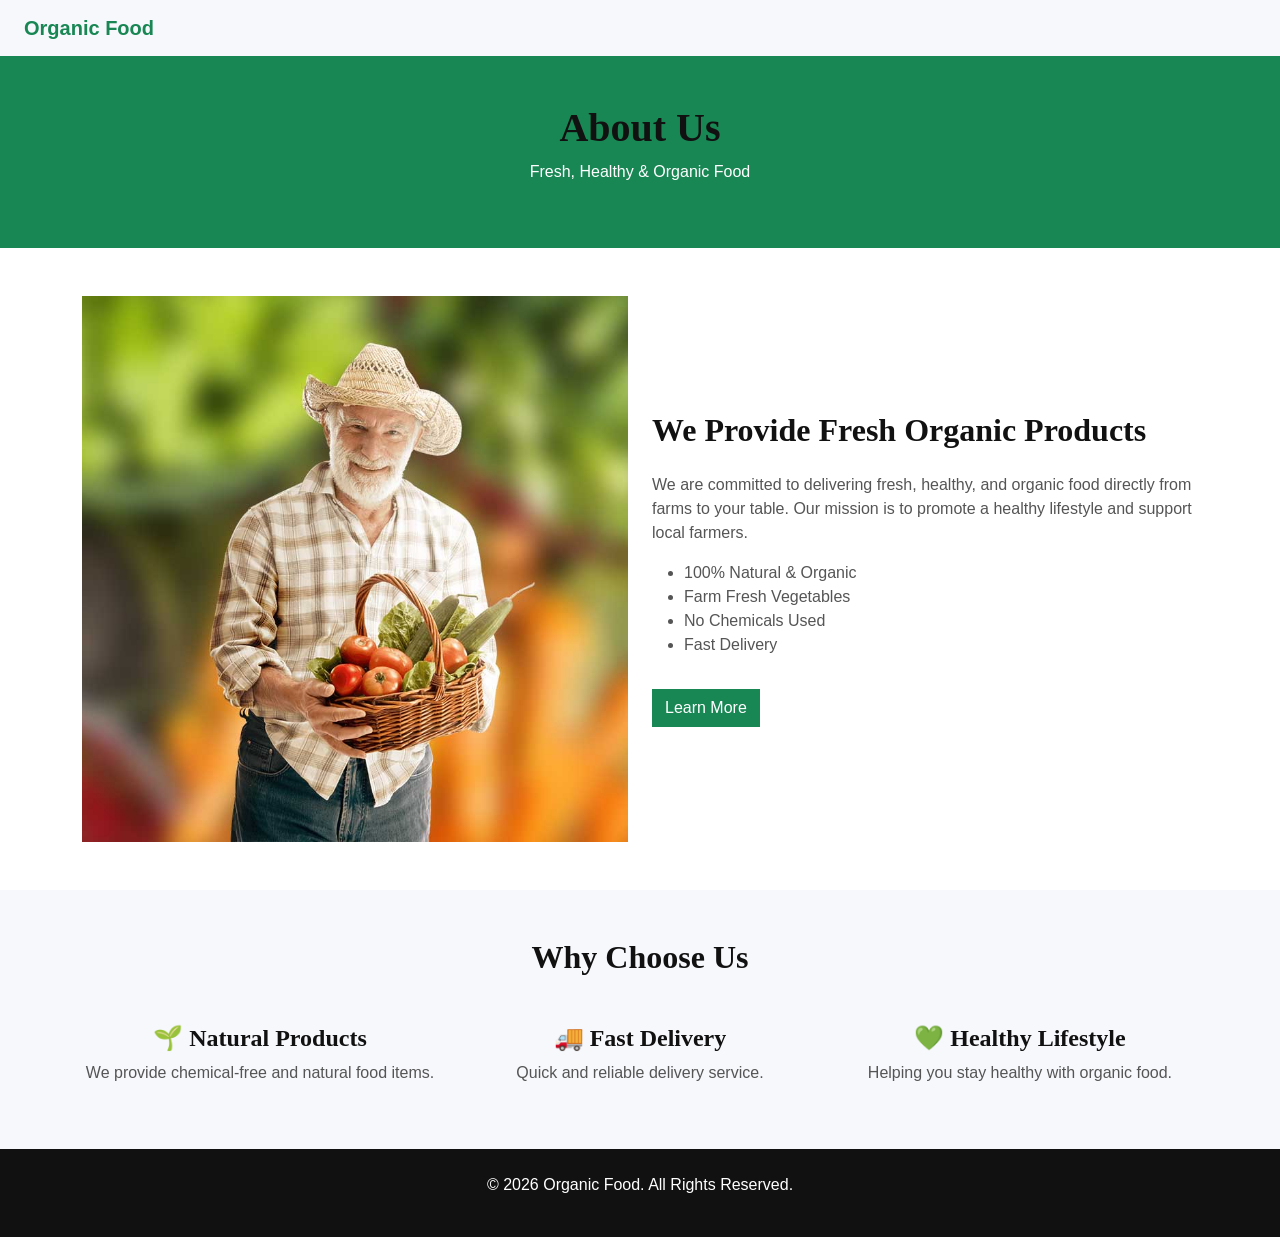
<file: about.html>
<!DOCTYPE html>
<html lang="en">
<head>
    <meta charset="utf-8">
    <title>About Us - Organic Food</title>
    <meta name="viewport" content="width=device-width, initial-scale=1.0">

    <!-- Bootstrap -->
    <link href="css/bootstrap.min.css" rel="stylesheet">
    <link href="css/style.css" rel="stylesheet">
</head>

<body>

<!-- Navbar -->
<nav class="navbar navbar-expand-lg navbar-light bg-light px-4">
    <a class="navbar-brand fw-bold text-success" href="#">Organic Food</a>
</nav>

<!-- Header -->
<div class="container-fluid bg-success text-white text-center py-5">
    <h1>About Us</h1>
    <p>Fresh, Healthy & Organic Food</p>
</div>

<!-- About Section -->
<div class="container py-5">
    <div class="row align-items-center">
        
        <!-- Image -->
        <div class="col-md-6">
            <img src="img/about.jpg" class="img-fluid rounded" alt="Organic Food">
        </div>

        <!-- Content -->
        <div class="col-md-6">
            <h2 class="mb-4">We Provide Fresh Organic Products</h2>
            <p>
                We are committed to delivering fresh, healthy, and organic food directly 
                from farms to your table. Our mission is to promote a healthy lifestyle 
                and support local farmers.
            </p>

            <ul>
                <li>100% Natural & Organic</li>
                <li>Farm Fresh Vegetables</li>
                <li>No Chemicals Used</li>
                <li>Fast Delivery</li>
            </ul>

            <a href="#" class="btn btn-success mt-3">Learn More</a>
        </div>

    </div>
</div>

<!-- Features -->
<div class="container-fluid bg-light py-5">
    <div class="container text-center">
        <h2 class="mb-5">Why Choose Us</h2>

        <div class="row">
            <div class="col-md-4">
                <h4>🌱 Natural Products</h4>
                <p>We provide chemical-free and natural food items.</p>
            </div>

            <div class="col-md-4">
                <h4>🚚 Fast Delivery</h4>
                <p>Quick and reliable delivery service.</p>
            </div>

            <div class="col-md-4">
                <h4>💚 Healthy Lifestyle</h4>
                <p>Helping you stay healthy with organic food.</p>
            </div>
        </div>
    </div>
</div>

<!-- Footer -->
<div class="container-fluid bg-dark text-white text-center py-4">
    <p>&copy; 2026 Organic Food. All Rights Reserved.</p>
</div>

</body>
</html>
</file>
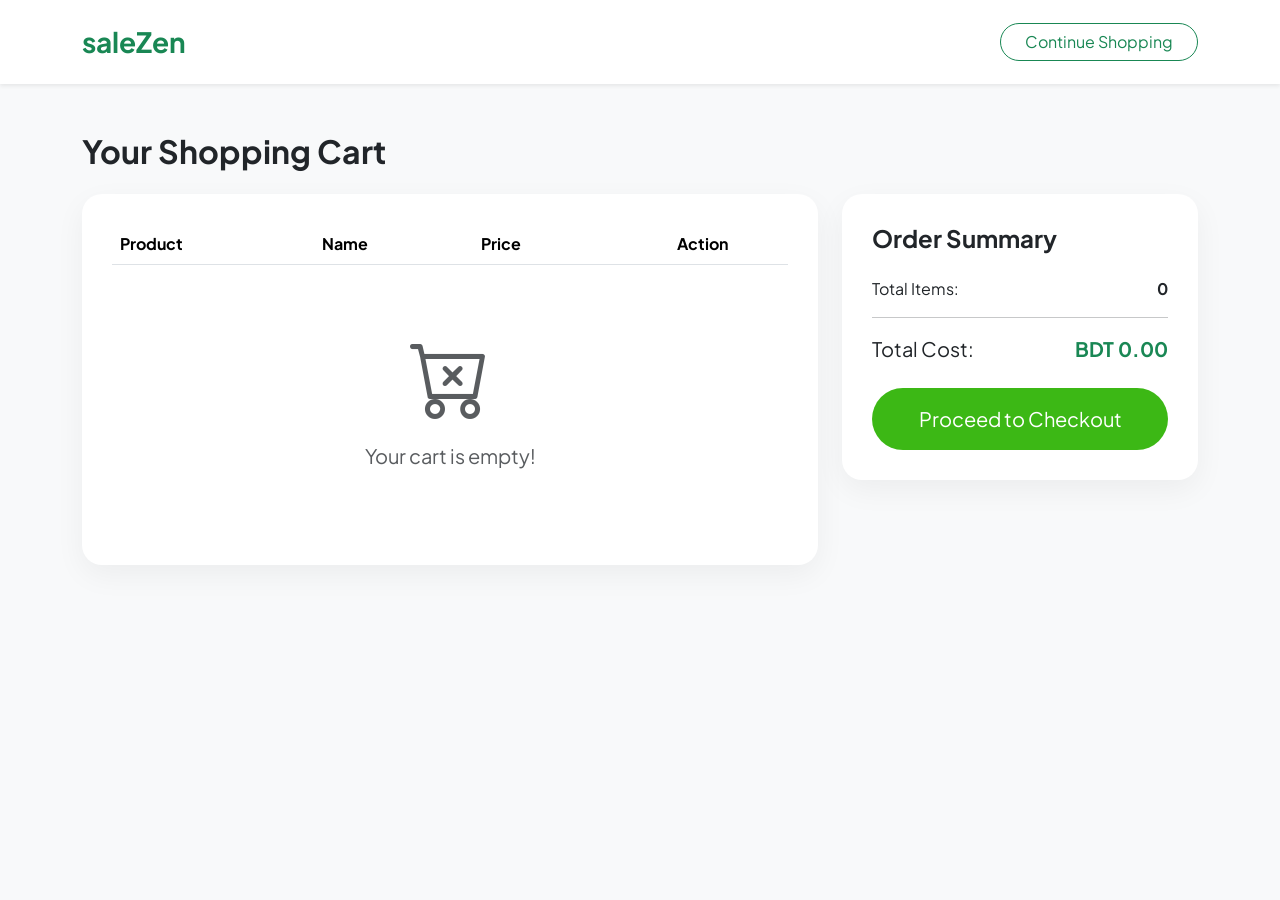
<file: cart.html>
<!DOCTYPE html>
<html lang="en">
<head>
    <meta charset="UTF-8">
    <meta name="viewport" content="width=device-width, initial-scale=1.0">
    <title>Shopping Cart | saleZen</title>
    <link href="https://cdn.jsdelivr.net/npm/bootstrap@5.3.0/dist/css/bootstrap.min.css" rel="stylesheet">
    <link href="https://fonts.googleapis.com/css2?family=Plus+Jakarta+Sans:wght@400;600;700&display=swap" rel="stylesheet">
    <link rel="stylesheet" href="https://cdn.jsdelivr.net/npm/bootstrap-icons@1.11.1/font/bootstrap-icons.css">
    
    <style>
        body { font-family: 'Plus Jakarta Sans', sans-serif; background-color: #f8f9fa; }
        .cart-container { background: white; border-radius: 20px; padding: 30px; box-shadow: 0 10px 30px rgba(0,0,0,0.05); }
        .product-img { width: 80px; height: 80px; object-fit: cover; border-radius: 10px; }
        .btn-primary { background-color: #3cb815; border: none; }
        .btn-primary:hover { background-color: #2e8b0f; }
        .remove-btn { color: #dc3545; cursor: pointer; font-size: 1.2rem; transition: 0.3s; }
        .remove-btn:hover { color: #a71d2a; transform: scale(1.1); }
    </style>
</head>
<body>

<nav class="navbar navbar-expand-lg navbar-light bg-white shadow-sm py-3 mb-5">
    <div class="container">
        <a class="navbar-brand fw-bold fs-3 text-success" href="index.html">saleZen</a>
        <div class="ms-auto">
            <a href="index.html" class="btn btn-outline-success rounded-pill px-4">Continue Shopping</a>
        </div>
    </div>
</nav>

<div class="container mb-5">
    <h2 class="fw-bold mb-4">Your Shopping Cart</h2>
    
    <div class="row g-4">
        <div class="col-lg-8">
            <div class="cart-container">
                <div class="table-responsive">
                    <table class="table align-middle">
                        <thead>
                            <tr class="text-muted">
                                <th>Product</th>
                                <th>Name</th>
                                <th>Price</th>
                                <th class="text-center">Action</th>
                            </tr>
                        </thead>
                        <tbody id="cart-items-body">
                            </tbody>
                    </table>
                </div>
                <div id="empty-cart-msg" class="text-center py-5 d-none">
                    <i class="bi bi-cart-x display-1 text-muted"></i>
                    <p class="mt-3 fs-5 text-muted">Your cart is empty!</p>
                </div>
            </div>
        </div>

        <div class="col-lg-4">
            <div class="cart-container">
                <h4 class="fw-bold mb-4">Order Summary</h4>
                <div class="d-flex justify-content-between mb-2">
                    <span>Total Items:</span>
                    <span id="total-qty" class="fw-bold">0</span>
                </div>
                <hr>
                <div class="d-flex justify-content-between mb-4">
                    <span class="fs-5">Total Cost:</span>
                    <span class="fs-5 fw-bold text-success">BDT <span id="total-cost">0.00</span></span>
                </div>
                <button class="btn btn-primary btn-lg w-100 rounded-pill py-3" onclick="checkout()">
                    Proceed to Checkout
                </button>
            </div>
        </div>
    </div>
</div>

<script>
    window.onload = function() {
        displaySelectedProducts();
    }

    function displaySelectedProducts() {
        let cart = JSON.parse(localStorage.getItem('saleZenCart')) || [];
        const tbody = document.getElementById('cart-items-body');
        const emptyMsg = document.getElementById('empty-cart-msg');
        let totalCost = 0;

        if (cart.length === 0) {
            tbody.innerHTML = "";
            emptyMsg.classList.remove('d-none');
            document.getElementById('total-qty').innerText = "0";
            document.getElementById('total-cost').innerText = "0.00";
        } else {
            emptyMsg.classList.add('d-none');
            tbody.innerHTML = ""; // আগের লিস্ট ক্লিয়ার করা

            // লুপ চালিয়ে শুধু সিলেক্ট করা পণ্যগুলো দেখানো
            cart.forEach((item, index) => {
                totalCost += item.price;
                let row = `
                    <tr>
                        <td><img src="${item.img}" class="product-img" style="width:50px; border-radius:5px;"></td>
                        <td>${item.name}</td>
                        <td class="fw-bold text-success">BDT ${item.price.toFixed(2)}</td>
                        <td class="text-center">
                            <i class="bi bi-trash3 text-danger" style="cursor:pointer" onclick="removeItem(${index})"></i>
                        </td>
                    </tr>
                `;
                tbody.innerHTML += row;
            });

            document.getElementById('total-qty').innerText = cart.length;
            document.getElementById('total-cost').innerText = totalCost.toFixed(2);
        }
    }

    function removeItem(index) {
        let cart = JSON.parse(localStorage.getItem('saleZenCart')) || [];
        cart.splice(index, 1); // ওই নির্দিষ্ট আইটেমটি বাদ দেওয়া
        localStorage.setItem('saleZenCart', JSON.stringify(cart));
        displaySelectedProducts(); // পেজ আপডেট করা
    }
</script>
</body>
</html>
</file>
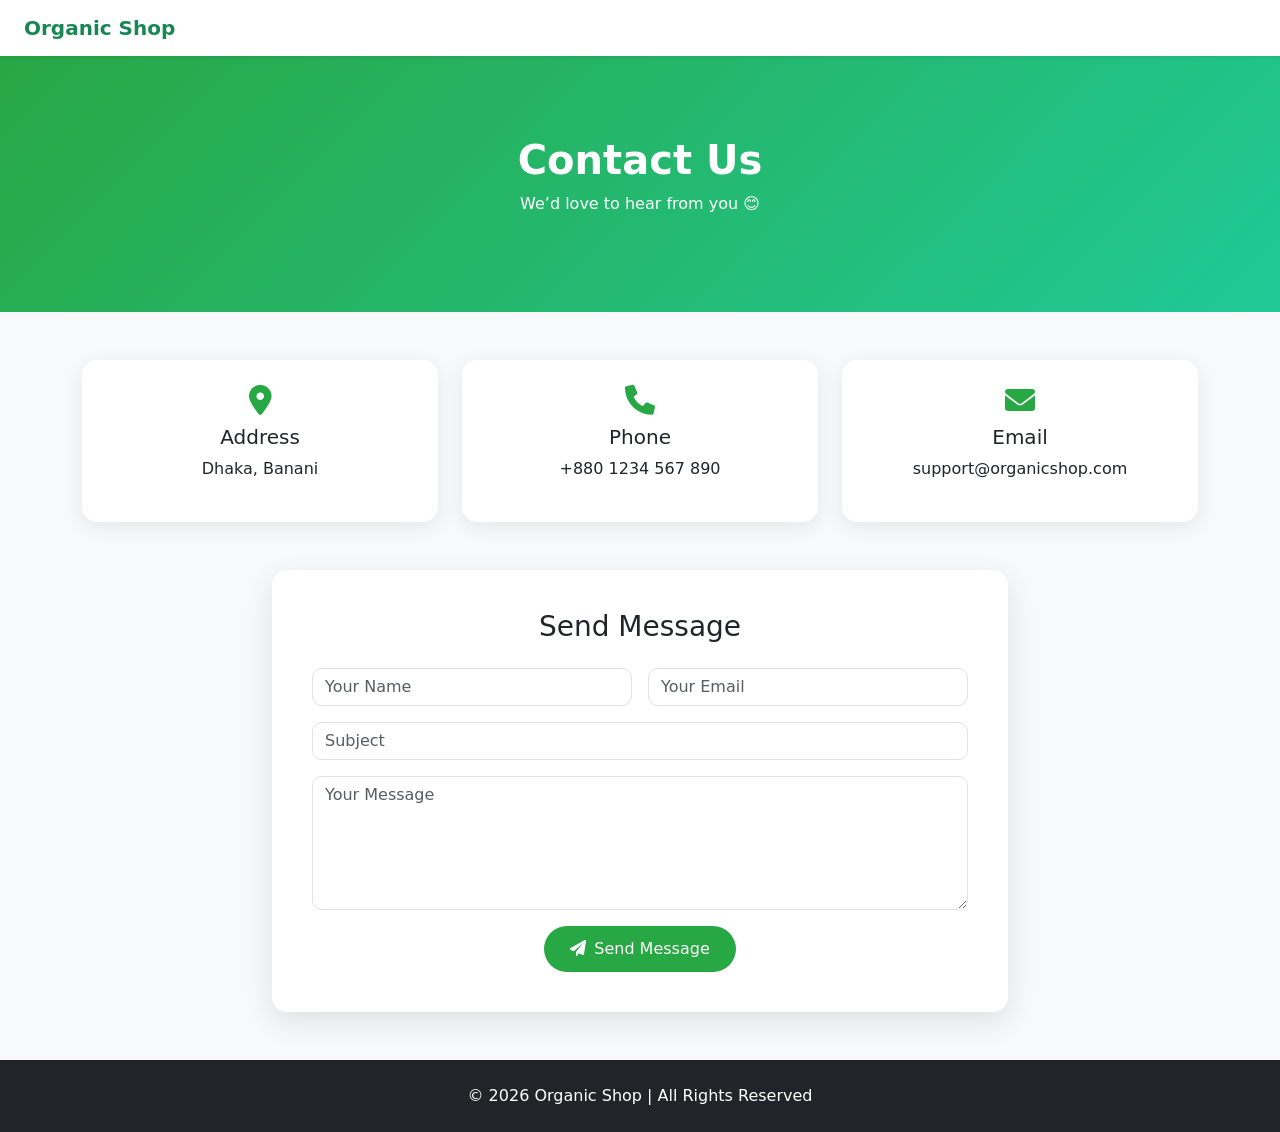
<file: contact.html>
<!DOCTYPE html>
<html lang="en">
<head>
    <meta charset="utf-8">
    <title>Contact Us - Organic Shop</title>
    <meta name="viewport" content="width=device-width, initial-scale=1.0">

    <!-- Bootstrap -->
    <link href="https://cdn.jsdelivr.net/npm/bootstrap@5.0.0/dist/css/bootstrap.min.css" rel="stylesheet">

    <!-- Icons -->
    <link href="https://cdnjs.cloudflare.com/ajax/libs/font-awesome/6.0.0/css/all.min.css" rel="stylesheet">

    <style>
        body {
            background: #f8f9fa;
        }

        .contact-header {
            background: linear-gradient(135deg, #28a745, #20c997);
            color: white;
            padding: 80px 0;
            text-align: center;
        }

        .contact-box {
            background: white;
            border-radius: 15px;
            padding: 40px;
            box-shadow: 0 10px 30px rgba(0,0,0,0.1);
        }

        .form-control {
            border-radius: 10px;
        }

        .btn-custom {
            background: #28a745;
            border-radius: 30px;
            padding: 10px 25px;
        }

        .btn-custom:hover {
            background: #218838;
        }

        .info-box {
            background: #ffffff;
            border-radius: 15px;
            padding: 25px;
            text-align: center;
            box-shadow: 0 5px 20px rgba(0,0,0,0.08);
        }

        .info-box i {
            font-size: 30px;
            color: #28a745;
            margin-bottom: 10px;
        }
    </style>
</head>

<body>

<!-- Navbar -->
<nav class="navbar navbar-expand-lg navbar-light bg-white shadow-sm px-4">
    <a class="navbar-brand fw-bold text-success" href="#">Organic Shop</a>
</nav>

<!-- Header -->
<div class="contact-header">
    <h1 class="fw-bold">Contact Us</h1>
    <p>We’d love to hear from you 😊</p>
</div>

<!-- Contact Section -->
<div class="container py-5">

    <div class="row g-4">

        <!-- Contact Info -->
        <div class="col-md-4">
            <div class="info-box">
                <i class="fas fa-map-marker-alt"></i>
                <h5>Address</h5>
                <p>Dhaka, Banani</p>
            </div>
        </div>

        <div class="col-md-4">
            <div class="info-box">
                <i class="fas fa-phone"></i>
                <h5>Phone</h5>
                <p>+880 1234 567 890</p>
            </div>
        </div>

        <div class="col-md-4">
            <div class="info-box">
                <i class="fas fa-envelope"></i>
                <h5>Email</h5>
                <p>support@organicshop.com</p>
            </div>
        </div>

    </div>

    <!-- Form -->
    <div class="row justify-content-center mt-5">
        <div class="col-md-8">
            <div class="contact-box">

                <h3 class="mb-4 text-center">Send Message</h3>

                <form>
                    <div class="row g-3">

                        <div class="col-md-6">
                            <input type="text" class="form-control" placeholder="Your Name" required>
                        </div>

                        <div class="col-md-6">
                            <input type="email" class="form-control" placeholder="Your Email" required>
                        </div>

                        <div class="col-12">
                            <input type="text" class="form-control" placeholder="Subject">
                        </div>

                        <div class="col-12">
                            <textarea class="form-control" rows="5" placeholder="Your Message"></textarea>
                        </div>

                        <div class="col-12 text-center">
                            <button class="btn btn-custom text-white">
                                <i class="fas fa-paper-plane me-2"></i>Send Message
                            </button>
                        </div>

                    </div>
                </form>

            </div>
        </div>
    </div>

</div>

<!-- Footer -->
<footer class="bg-dark text-white text-center py-4">
    <p class="mb-0">&copy; 2026 Organic Shop | All Rights Reserved</p>
</footer>

</body>
</html>
</file>
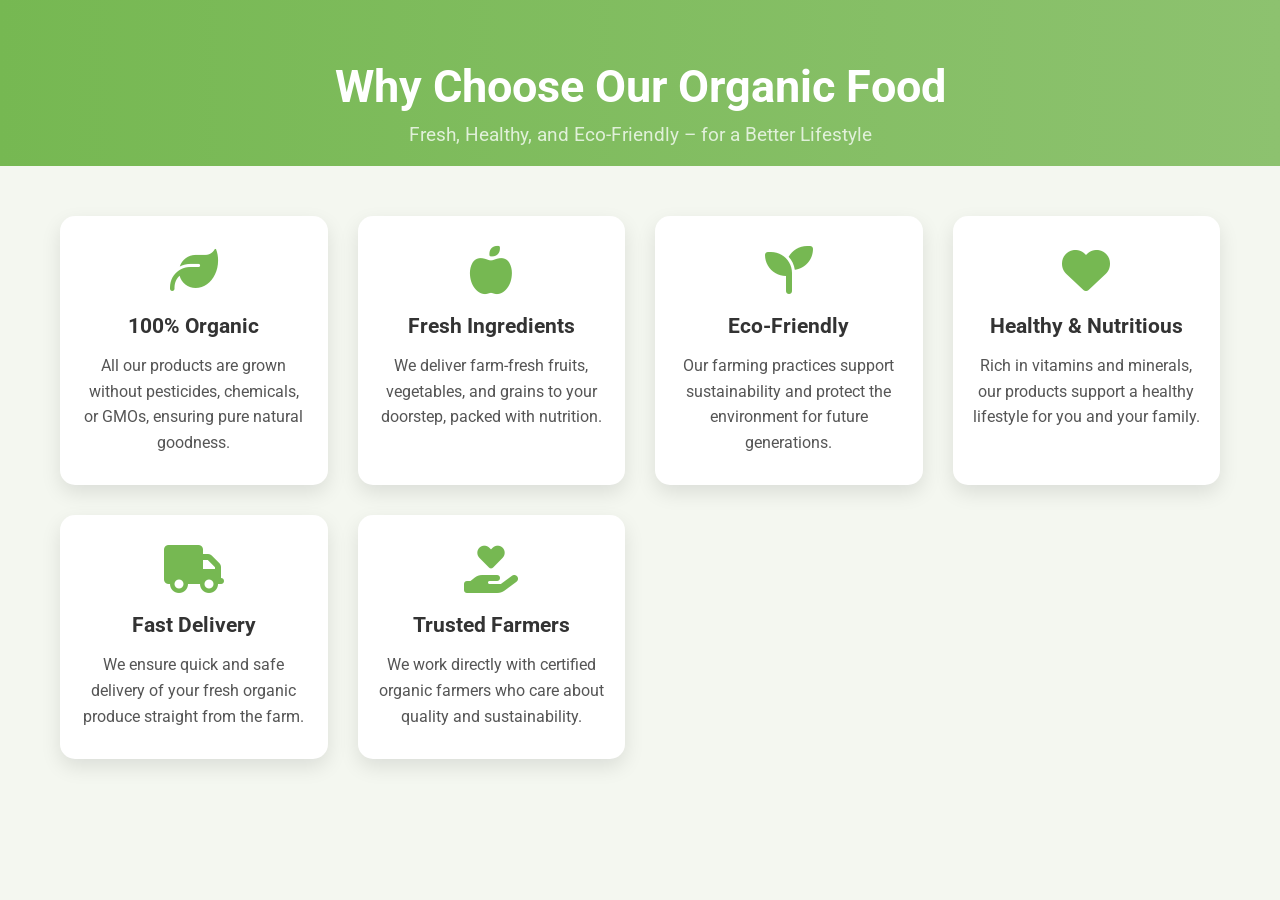
<file: feature.html>
<!DOCTYPE html>
<html lang="en">
<head>
    <meta charset="UTF-8">
    <meta name="viewport" content="width=device-width, initial-scale=1.0">
    <title>Organic Food Features</title>
    <link href="https://fonts.googleapis.com/css2?family=Roboto:wght@400;500;700&display=swap" rel="stylesheet">
    <link href="https://cdnjs.cloudflare.com/ajax/libs/font-awesome/6.4.0/css/all.min.css" rel="stylesheet">
    <style>
        * {
            box-sizing: border-box;
            margin: 0;
            padding: 0;
            font-family: 'Roboto', sans-serif;
        }

        body {
            background: #f4f7f0;
            color: #333;
        }

        header {
            text-align: center;
            padding: 60px 20px 20px 20px;
            background: linear-gradient(to right, #76b852, #8DC26F);
            color: #fff;
        }

        header h1 {
            font-size: 2.8rem;
            margin-bottom: 10px;
        }

        header p {
            font-size: 1.2rem;
            color: #e0f0d9;
        }

        .features-section {
            max-width: 1200px;
            margin: 50px auto;
            display: grid;
            grid-template-columns: repeat(auto-fit, minmax(250px, 1fr));
            gap: 30px;
            padding: 0 20px;
        }

        .feature-card {
            background: #fff;
            border-radius: 15px;
            padding: 30px 20px;
            text-align: center;
            box-shadow: 0 8px 20px rgba(0,0,0,0.1);
            transition: transform 0.3s, box-shadow 0.3s;
        }

        .feature-card:hover {
            transform: translateY(-10px);
            box-shadow: 0 15px 30px rgba(0,0,0,0.15);
        }

        .feature-card i {
            font-size: 3rem;
            color: #76b852;
            margin-bottom: 20px;
        }

        .feature-card h3 {
            font-size: 1.3rem;
            margin-bottom: 15px;
            color: #333;
        }

        .feature-card p {
            font-size: 1rem;
            line-height: 1.6;
            color: #555;
        }

        @media (max-width: 600px) {
            header h1 {
                font-size: 2rem;
            }

            .feature-card {
                padding: 20px;
            }
        }
    </style>
</head>
<body>
    <header>
        <h1>Why Choose Our Organic Food</h1>
        <p>Fresh, Healthy, and Eco-Friendly – for a Better Lifestyle</p>
    </header>

    <section class="features-section">
        <div class="feature-card">
            <i class="fas fa-leaf"></i>
            <h3>100% Organic</h3>
            <p>All our products are grown without pesticides, chemicals, or GMOs, ensuring pure natural goodness.</p>
        </div>

        <div class="feature-card">
            <i class="fas fa-apple-alt"></i>
            <h3>Fresh Ingredients</h3>
            <p>We deliver farm-fresh fruits, vegetables, and grains to your doorstep, packed with nutrition.</p>
        </div>

        <div class="feature-card">
            <i class="fas fa-seedling"></i>
            <h3>Eco-Friendly</h3>
            <p>Our farming practices support sustainability and protect the environment for future generations.</p>
        </div>

        <div class="feature-card">
            <i class="fas fa-heart"></i>
            <h3>Healthy & Nutritious</h3>
            <p>Rich in vitamins and minerals, our products support a healthy lifestyle for you and your family.</p>
        </div>

        <div class="feature-card">
            <i class="fas fa-truck"></i>
            <h3>Fast Delivery</h3>
            <p>We ensure quick and safe delivery of your fresh organic produce straight from the farm.</p>
        </div>

        <div class="feature-card">
            <i class="fas fa-hand-holding-heart"></i>
            <h3>Trusted Farmers</h3>
            <p>We work directly with certified organic farmers who care about quality and sustainability.</p>
        </div>
    </section>
</body>
</html>
</file>
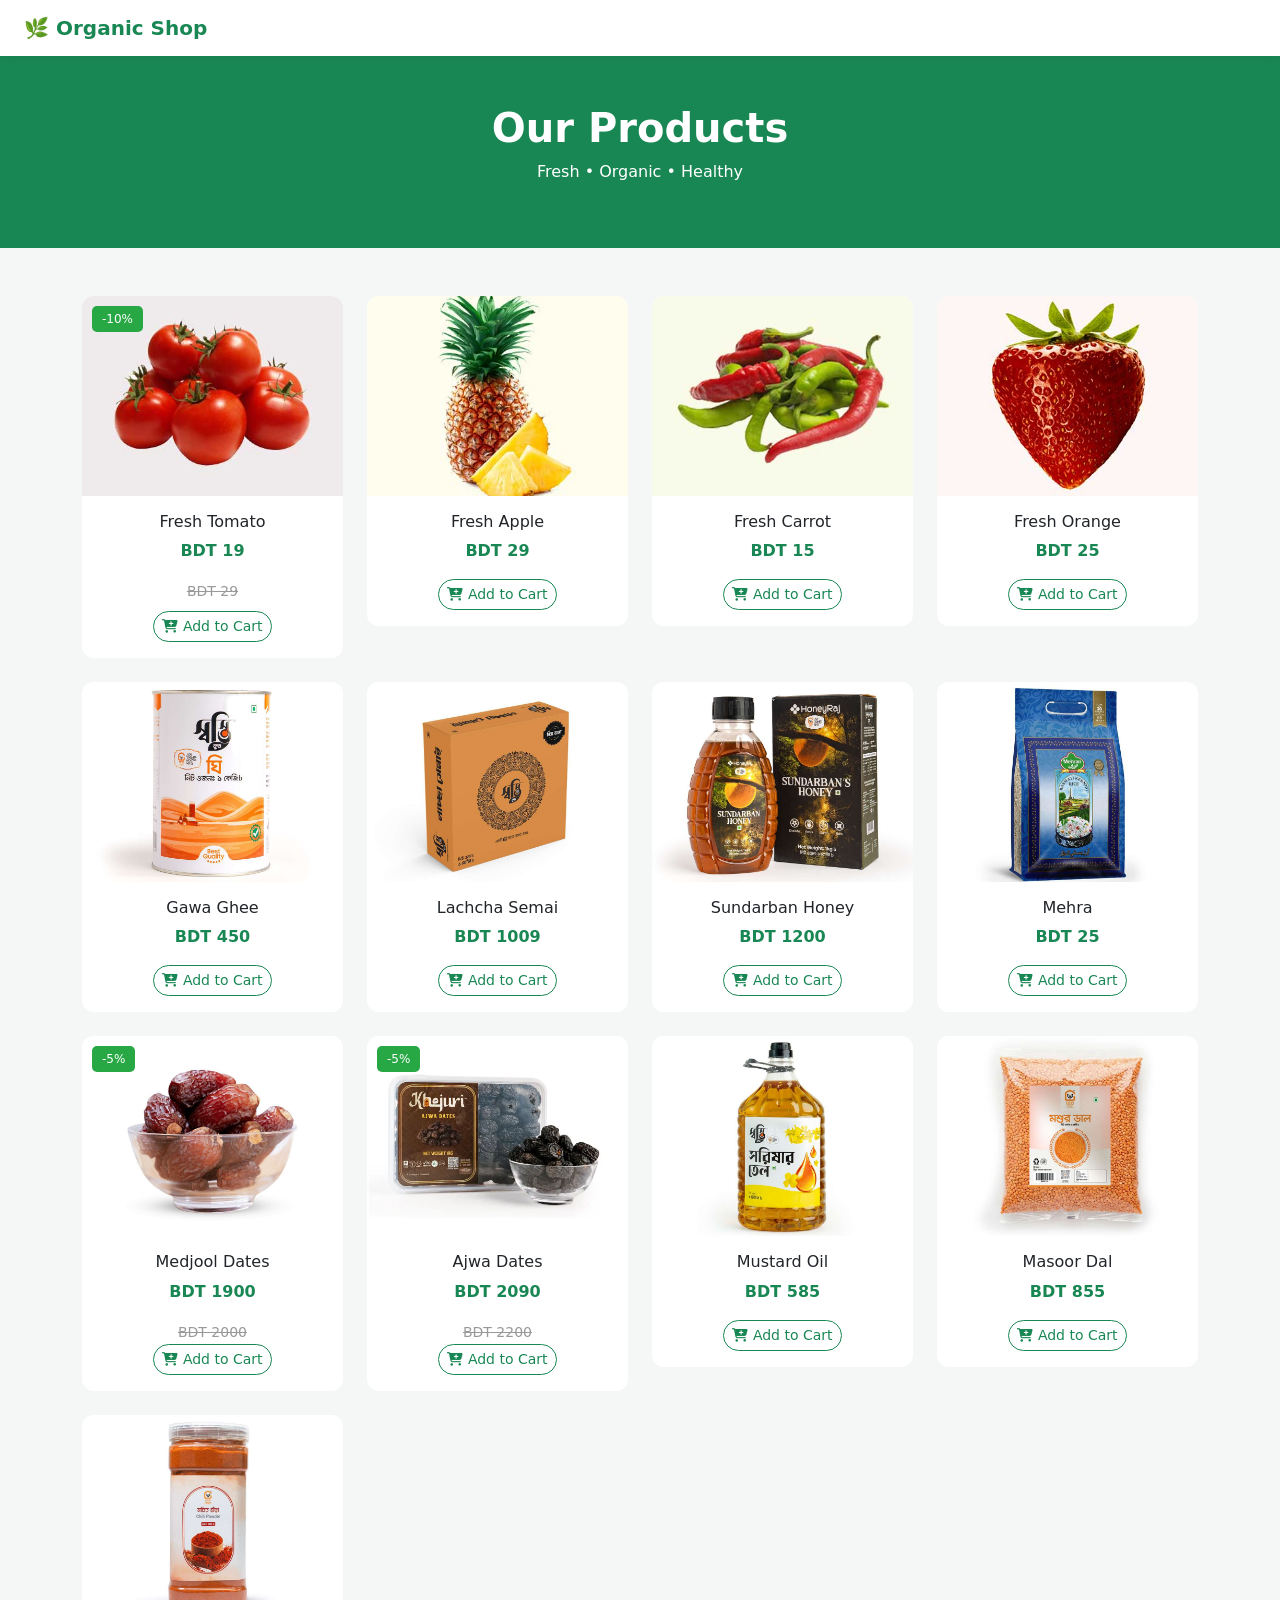
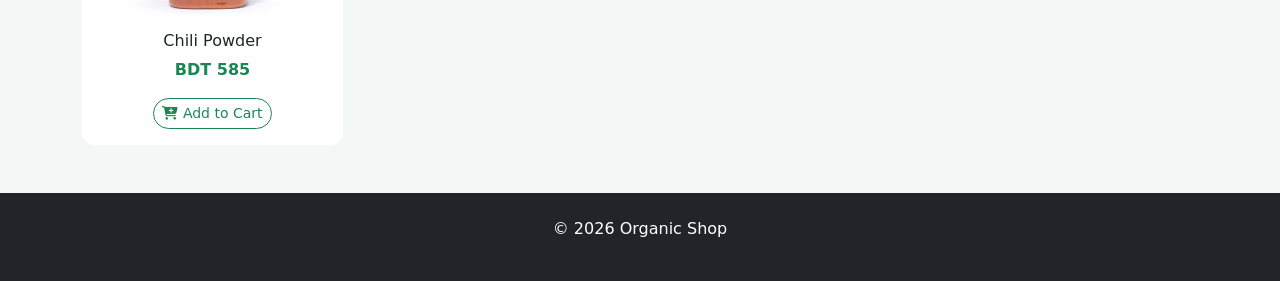
<file: product.html>
<!DOCTYPE html>
<html lang="en">
<head>
<meta charset="utf-8">
<title>Organic Shop - Products</title>
<meta name="viewport" content="width=device-width, initial-scale=1.0">

<!-- Bootstrap -->
<link href="https://cdn.jsdelivr.net/npm/bootstrap@5.0.0/dist/css/bootstrap.min.css" rel="stylesheet">

<!-- Font Awesome -->
<link href="https://cdnjs.cloudflare.com/ajax/libs/font-awesome/6.5.0/css/all.min.css" rel="stylesheet">

<style>
body { background:#f5f7f6; }

/* Navbar */
.navbar { box-shadow:0 2px 10px rgba(0,0,0,0.05); }

/* Product Card */
.product-card {
    border:none;
    border-radius:12px;
    overflow:hidden;
    transition:0.3s;
    background:#fff;
}
.product-card:hover {
    transform:translateY(-8px);
    box-shadow:0 10px 25px rgba(0,0,0,0.1);
}
.product-img {
    height:200px;
    object-fit:cover;
}

/* Badge */
.badge-sale {
    position:absolute;
    top:10px;
    left:10px;
    background:#28a745;
    color:#fff;
    padding:4px 10px;
    font-size:12px;
    border-radius:5px;
}

/* Price */
.price-old {
    text-decoration:line-through;
    color:#999;
    font-size:14px;
}

/* Button */
.cart-btn {
    border-radius:50px;
    transition:0.3s;
}
.cart-btn:hover {
    background:#198754;
    color:#fff;
}
</style>
</head>

<body>

<!-- Navbar -->
<nav class="navbar navbar-expand-lg navbar-light bg-white px-4">
    <a class="navbar-brand fw-bold text-success" href="#">🌿 Organic Shop</a>
</nav>

<!-- Header -->
<div class="container-fluid bg-success text-white text-center py-5">
    <h1 class="fw-bold">Our Products</h1>
    <p>Fresh • Organic • Healthy</p>
</div>

<!-- Products -->
<div class="container py-5">
<div class="row g-4">

<!-- Tomato -->
<div class="col-md-3">
<div class="card product-card position-relative">
<span class="badge-sale">-10%</span>
<img src="img/product-1.jpg" class="product-img w-100">
<div class="card-body text-center">
<h6>Fresh Tomato</h6>
<p class="text-success fw-bold">BDT 19</p>
<span class="price-old">BDT 29</span><br>
<button class="btn btn-outline-success btn-sm mt-2 cart-btn">
<i class="fa fa-cart-plus"></i> Add to Cart
</button>
</div>
</div>
</div>

<!-- Apple -->
<div class="col-md-3">
<div class="card product-card">
<img src="img/product-2.jpg" class="product-img w-100">
<div class="card-body text-center">
<h6>Fresh Apple</h6>
<p class="text-success fw-bold">BDT 29</p>
<button class="btn btn-outline-success btn-sm cart-btn">
<i class="fa fa-cart-plus"></i> Add to Cart
</button>
</div>
</div>
</div>

<!-- Carrot -->
<div class="col-md-3">
<div class="card product-card">
<img src="img/product-3.jpg" class="product-img w-100">
<div class="card-body text-center">
<h6>Fresh Carrot</h6>
<p class="text-success fw-bold">BDT 15</p>
<button class="btn btn-outline-success btn-sm cart-btn">
<i class="fa fa-cart-plus"></i> Add to Cart
</button>
</div>
</div>
</div>

<!-- Orange -->
<div class="col-md-3">
<div class="card product-card">
<img src="img/product-4.jpg" class="product-img w-100">
<div class="card-body text-center">
<h6>Fresh Orange</h6>
<p class="text-success fw-bold">BDT 25</p>
<button class="btn btn-outline-success btn-sm cart-btn">
<i class="fa fa-cart-plus"></i> Add to Cart
</button>
</div>
</div>
</div>

<!-- Gawa Ghee -->
<div class="col-md-3">
<div class="card product-card">
<img src="img/gawa ghee/p1.jpg" class="product-img w-100">
<div class="card-body text-center">
<h6>Gawa Ghee</h6>
<p class="text-success fw-bold">BDT 450</p>
<button class="btn btn-outline-success btn-sm cart-btn">
<i class="fa fa-cart-plus"></i> Add to Cart
</button>
</div>
</div>
</div>

<!-- Lachcha Semai -->
<div class="col-md-3">
<div class="card product-card">
<img src="img/gawa ghee/p2.jpeg" class="product-img w-100">
<div class="card-body text-center">
<h6>Lachcha Semai</h6>
<p class="text-success fw-bold">BDT 1009</p>
<button class="btn btn-outline-success btn-sm cart-btn">
<i class="fa fa-cart-plus"></i> Add to Cart
</button>
</div>
</div>
</div>

<!-- Honey -->
<div class="col-md-3">
<div class="card product-card">
<img src="img/gawa ghee/p3.jpg" class="product-img w-100">
<div class="card-body text-center">
<h6>Sundarban Honey</h6>
<p class="text-success fw-bold">BDT 1200</p>
<button class="btn btn-outline-success btn-sm cart-btn">
<i class="fa fa-cart-plus"></i> Add to Cart
</button>
</div>
</div>
</div>

<!-- Mehra -->
<div class="col-md-3">
<div class="card product-card">
<img src="img/gawa ghee/mehra.jpg" class="product-img w-100">
<div class="card-body text-center">
<h6>Mehra</h6>
<p class="text-success fw-bold">BDT 25</p>
<button class="btn btn-outline-success btn-sm cart-btn">
<i class="fa fa-cart-plus"></i> Add to Cart
</button>
</div>
</div>
</div>

<!-- Dates -->
<div class="col-md-3">
<div class="card product-card position-relative">
<span class="badge-sale">-5%</span>
<img src="img/premium dates/p1.jpg" class="product-img w-100">
<div class="card-body text-center">
<h6>Medjool Dates</h6>
<p class="text-success fw-bold">BDT 1900</p>
<span class="price-old">BDT 2000</span><br>
<button class="btn btn-outline-success btn-sm cart-btn">
<i class="fa fa-cart-plus"></i> Add to Cart
</button>
</div>
</div>
</div>

<!-- Ajwa -->
<div class="col-md-3">
<div class="card product-card position-relative">
<span class="badge-sale">-5%</span>
<img src="img/premium dates/p2.webp" class="product-img w-100">
<div class="card-body text-center">
<h6>Ajwa Dates</h6>
<p class="text-success fw-bold">BDT 2090</p>
<span class="price-old">BDT 2200</span><br>
<button class="btn btn-outline-success btn-sm cart-btn">
<i class="fa fa-cart-plus"></i> Add to Cart
</button>
</div>
</div>
</div>

<!-- Mustard Oil -->
<div class="col-md-3">
<div class="card product-card">
<img src="img/gawa ghee/deshi mustard oil.jpg" class="product-img w-100">
<div class="card-body text-center">
<h6>Mustard Oil</h6>
<p class="text-success fw-bold">BDT 585</p>
<button class="btn btn-outline-success btn-sm cart-btn">
<i class="fa fa-cart-plus"></i> Add to Cart
</button>
</div>
</div>
</div>

<!-- Masoor Dal -->
<div class="col-md-3">
<div class="card product-card">
<img src="img/gawa ghee/masoor dal.jpg" class="product-img w-100">
<div class="card-body text-center">
<h6>Masoor Dal</h6>
<p class="text-success fw-bold">BDT 855</p>
<button class="btn btn-outline-success btn-sm cart-btn">
<i class="fa fa-cart-plus"></i> Add to Cart
</button>
</div>
</div>
</div>

<!-- Chili Powder -->
<div class="col-md-3">
<div class="card product-card">
<img src="img/gawa ghee/chilipowder.jpg" class="product-img w-100">
<div class="card-body text-center">
<h6>Chili Powder</h6>
<p class="text-success fw-bold">BDT 585</p>
<button class="btn btn-outline-success btn-sm cart-btn">
<i class="fa fa-cart-plus"></i> Add to Cart
</button>
</div>
</div>
</div>

</div>
</div>

<!-- Footer -->
<div class="container-fluid bg-dark text-white text-center py-4">
<p>&copy; 2026 Organic Shop</p>
</div>

</body>
</html>
</file>
<file: css/style.css>
/* saleZen Cart Badge Fix */
.position-relative {
    display: inline-block; /* আইকন এবং ব্যাজকে এক জায়গায় রাখার জন্য */
}

#cart-count {
    /* বর্তমানের start-100 এবং translate-middle পরিবর্তন করে নিচেরগুলো দিন */
    top: -5px !important; 
    right: -10px !important; 
    left: auto !important; /* start-100 ক্লাস ওভাররাইড করার জন্য */
    transform: none !important;
    padding: 3px 6px;
    font-size: 10px;
    border: 2px solid white; /* সাদা বর্ডার দিলে ব্যাজটি ফুটে ওঠে */
}

.bi-cart4 {
    font-size: 1.8rem; /* আইকনটি একটু বড় করার জন্য */
    color: #1a1a1a;
}




/* cooking essential */

:root {
    --brand-orange: #f36d21;
    --save-green: #2ecc71;
    --border-gray: #f0f0f0;
}

.cooking-essentials {
    max-width: 1200px;
    margin: 40px auto;
    padding: 0 15px;
}

/* হেডার স্টাইল */
.category-header {
    display: flex;
    justify-content: space-between;
    align-items: center;
    margin-bottom: 25px;
}

.title-line {
    font-size: 24px;
    position: relative;
    padding-bottom: 10px;
}

.title-line::after {
    content: '';
    position: absolute;
    bottom: 0;
    left: 0;
    width: 60px;
    height: 4px;
    background-color: var(--brand-orange);
}

.view-all-link {
    color: var(--brand-orange);
    text-decoration: none;
    font-weight: 600;
    font-size: 14px;
}

/* গ্রিড স্টাইল */
.items-grid {
    display: grid;
    grid-template-columns: repeat(auto-fit, minmax(210px, 1fr));
    gap: 15px;
}

.product-box {
    border: 1px solid var(--border-gray);
    border-radius: 8px;
    padding: 20px 15px;
    text-align: center;
    position: relative;
    transition: 0.3s ease;
    background: #fff;
}

.product-box:hover {
    box-shadow: 0 4px 20px rgba(0,0,0,0.08);
}

/* ডিসকাউন্ট ব্যাজ */
.save-label {
    position: absolute;
    top: 15px;
    right: 15px;
    background-color: var(--save-green);
    color: white;
    font-size: 11px;
    padding: 3px 8px;
    border-radius: 4px;
    font-weight: bold;
}

.image-area img {
    max-width: 100%;
    height: 180px;
    object-fit: contain;
    margin-bottom: 15px;
}

.info-area h3 {
    font-size: 16px;
    color: #333;
    margin-bottom: 12px;
    min-height: 40px;
}

.price-box {
    margin-bottom: 15px;
}

.now {
    color: var(--brand-orange);
    font-weight: bold;
    font-size: 18px;
}

.before {
    color: #999;
    text-decoration: line-through;
    font-size: 14px;
    margin-left: 10px;
}

/* বাটন স্টাইল */
.add-cart-btn {
    width: 100%;
    background-color: white;
    border: 1px solid var(--brand-orange);
    color: var(--brand-orange);
    padding: 10px;
    border-radius: 6px;
    font-weight: bold;
    cursor: pointer;
    transition: 0.3s;
}

.add-cart-btn:hover {
    background-color: var(--brand-orange);
    color: white;
}

/* মোবাইল রেসপন্সিভনেস */
@media (max-width: 600px) {
    .items-grid {
        grid-template-columns: 1fr 1fr; /* মোবাইলে পাশাপাশি ২ কলাম */
    }
}



/* premium dates */

:root {
    --accent-color: #f36d21; /* থিম কালার */
    --badge-color: #2ecc71; /* সবুজ ব্যাজ */
    --text-main: #333;
    --text-muted: #999;
}

.category-section {
    max-width: 1200px;
    margin: 50px auto;
    padding: 0 15px;
}

/* টাইটেল স্টাইল */
.category-header {
    display: flex;
    justify-content: space-between;
    align-items: center;
    margin-bottom: 30px;
}

.title-underline {
    font-size: 24px;
    position: relative;
    padding-bottom: 8px;
    color: var(--text-main);
}

.title-underline::after {
    content: '';
    position: absolute;
    bottom: 0;
    left: 0;
    width: 50px;
    height: 4px;
    background-color: var(--accent-color);
}

.view-btn {
    text-decoration: none;
    color: var(--accent-color);
    font-weight: bold;
    font-size: 14px;
}

/* গ্রিড স্টাইল */
.products-wrapper {
    display: grid;
    grid-template-columns: repeat(auto-fit, minmax(200px, 1fr));
    gap: 15px;
}

.product-item {
    border: 1px solid #eee;
    border-radius: 5px;
    padding: 15px;
    text-align: center;
    position: relative;
    transition: all 0.3s ease;
}

.product-item:hover {
    box-shadow: 0 4px 15px rgba(0,0,0,0.08);
}

/* পার্সেন্টেজ ব্যাজ */
.save-badge {
    position: absolute;
    top: 10px;
    right: 10px;
    background-color: var(--badge-color);
    color: white;
    font-size: 10px;
    padding: 3px 7px;
    border-radius: 3px;
    font-weight: bold;
}

.img-container img {
    max-width: 100%;
    height: 160px;
    object-fit: contain;
    margin-bottom: 15px;
}

.info-container h3 {
    font-size: 15px;
    color: var(--text-main);
    margin-bottom: 10px;
    height: 36px;
    overflow: hidden;
}

.pricing {
    margin-bottom: 15px;
}

.current-price {
    font-size: 17px;
    font-weight: bold;
    color: var(--accent-color);
}

.previous-price {
    font-size: 13px;
    color: var(--text-muted);
    text-decoration: line-through;
    margin-left: 8px;
}

/* বাটন স্টাইল */
.cart-btn {
    width: 100%;
    background: transparent;
    border: 1px solid var(--accent-color);
    color: var(--accent-color);
    padding: 8px;
    border-radius: 4px;
    font-weight: 600;
    cursor: pointer;
    transition: 0.3s;
}

.cart-btn:hover {
    background: var(--accent-color);
    color: white;
}

/* মোবাইল রেসপন্সিভনেস */
@media (max-width: 768px) {
    .products-wrapper {
        grid-template-columns: repeat(2, 1fr); /* মোবাইলে পাশাপাশি ২ টি কার্ড */
    }
}


/* all nature honey */

:root {
    --brand-color: #f36d21;
    --light-green: #2ecc71;
    --border-color: #eeeeee;
}

.all-products {
    max-width: 1200px;
    margin: 40px auto;
    padding: 20px;
}

/* হেডার স্টাইল */
.section-header {
    display: flex;
    justify-content: space-between;
    align-items: center;
    margin-bottom: 25px;
}

.title-border {
    font-size: 24px;
    border-bottom: 3px solid var(--brand-color);
    padding-bottom: 5px;
}

.view-all {
    color: var(--brand-color);
    text-decoration: none;
    font-weight: bold;
    font-size: 14px;
}

/* গ্রিড লেআউট */
.product-container {
    display: grid;
    grid-template-columns: repeat(auto-fill, minmax(220px, 1fr));
    gap: 20px;
}

.item-card {
    border: 1px solid var(--border-color);
    border-radius: 8px;
    padding: 15px;
    text-align: center;
    position: relative;
    transition: 0.3s;
}

.item-card:hover {
    box-shadow: 0 4px 15px rgba(0,0,0,0.1);
}

/* ব্যাজসমূহ */
.discount-badge, .offer-badge {
    position: absolute;
    top: 10px;
    right: 10px;
    font-size: 11px;
    padding: 3px 8px;
    border-radius: 4px;
    color: white;
}
.discount-badge { background-color: var(--light-green); }
.offer-badge { background-color: #f39c12; left: 10px; right: auto; }

.item-img img {
    max-width: 100%;
    height: 180px;
    object-fit: contain;
    margin-bottom: 15px;
}

.item-info h3 {
    font-size: 16px;
    margin-bottom: 10px;
    color: #333;
    height: 40px; /* নাম দুই লাইনের হলে যাতে এলাইনমেন্ট ঠিক থাকে */
}

.item-price {
    margin-bottom: 15px;
}

.price-now {
    color: var(--brand-color);
    font-weight: bold;
    font-size: 18px;
}

.price-was {
    color: #999;
    text-decoration: line-through;
    font-size: 14px;
    margin-left: 8px;
}

/* বাটন স্টাইল */
.add-to-cart-btn {
    width: 100%;
    background-color: white;
    border: 1px solid var(--brand-color);
    color: var(--brand-color);
    padding: 10px;
    border-radius: 5px;
    cursor: pointer;
    font-weight: bold;
    transition: 0.3s;
}

.add-to-cart-btn:hover {
    background-color: var(--brand-color);
    color: white;
}

@media (max-width: 600px) {
    .product-container {
        grid-template-columns: 1fr 1fr; /* মোবাইলে দুই কলাম */
        gap: 10px;
    }
}







/* /css of most selling products/ */

:root {
    --primary: #f36d21;
    --text-dark: #333;
    --gray: #888;
    --border: #f0f0f0;
}

body {
    font-family: 'Segoe UI', Arial, sans-serif;
    background-color: #fff;
}

.top-selling {
    max-width: 1200px;
    margin: 50px auto;
    padding: 0 20px;
}

.section-title {
    text-align: center;
    margin-bottom: 40px;
    font-size: 28px;
    color: var(--text-dark);
}

.product-grid {
    display: grid;
    grid-template-columns: repeat(auto-fit, minmax(500px, 1fr));
    gap: 25px;
}

.product-card {
    border: 1px solid var(--border);
    border-radius: 8px;
    position: relative;
    padding: 20px;
    transition: 0.3s;
}

.product-card:hover {
    box-shadow: 0 5px 15px rgba(0,0,0,0.05);
}

/* ব্যাজ ডিজাইন */
.badge {
    position: absolute;
    top: 10px;
    right: 10px;
    font-size: 11px;
    padding: 3px 8px;
    border-radius: 4px;
    color: white;
}
.best-selling { background: #ef4444; }
.offered { background: #ef4444; }

.card-content {
    display: flex;
    align-items: center;
    gap: 20px;
}

.img-box img {
    max-width: 150px;
    height: auto;
}

.details h3 {
    font-size: 18px;
    margin-bottom: 10px;
    color: var(--text-dark);
}

.price-info {
    margin-bottom: 5px;
}

.new-price {
    font-weight: bold;
    color: var(--primary);
    font-size: 18px;
}

.old-price {
    color: var(--gray);
    text-decoration: line-through;
    margin-left: 10px;
    font-size: 14px;
}

.save-tag {
    display: inline-block;
    background: #e1f5e6;
    color: #2e7d32;
    padding: 2px 10px;
    border-radius: 20px;
    font-size: 12px;
    font-weight: 600;
    margin-bottom: 15px;
}

/* বাটন ডিজাইন */
.actions {
    display: flex;
    gap: 10px;
}

.btn-cart, .btn-buy {
    padding: 8px 15px;
    border-radius: 5px;
    border: 1px solid var(--primary);
    cursor: pointer;
    font-size: 14px;
    transition: 0.3s;
}

.btn-cart {
    background: white;
    color: var(--primary);
}

.btn-buy {
    background: var(--primary);
    color: white;
}

.btn-buy:hover {
    background: #d45d1a;
}

/* মোবাইল রেসপন্সিভনেস */
@media (max-width: 600px) {
    .product-grid {
        grid-template-columns: 1fr;
    }
    .card-content {
        flex-direction: column;
        text-align: center;
    }
    .actions {
        justify-content: center;
    }
}



/********** Template CSS **********/
:root {
    --primary: #3CB815;
    --secondary: #F65005;
    --light: #F7F8FC;
    --dark: #111111;
}

.back-to-top {
    position: fixed;
    display: none;
    right: 30px;
    bottom: 30px;
    z-index: 99;
}

.my-6 {
    margin-top: 6rem;
    margin-bottom: 6rem;
}

.py-6 {
    padding-top: 6rem;
    padding-bottom: 6rem;
}

.bg-icon {
    background: url(../img/bg-icon.png) center center repeat;
    background-size: contain;
}


/*** Spinner ***/
#spinner {
    opacity: 0;
    visibility: hidden;
    transition: opacity .5s ease-out, visibility 0s linear .5s;
    z-index: 99999;
}

#spinner.show {
    transition: opacity .5s ease-out, visibility 0s linear 0s;
    visibility: visible;
    opacity: 1;
}


/*** Button ***/
.btn {
    font-weight: 500;
    transition: .5s;
}

.btn.btn-primary,
.btn.btn-secondary,
.btn.btn-outline-primary:hover,
.btn.btn-outline-secondary:hover {
    color: #FFFFFF;
}

.btn-square {
    width: 38px;
    height: 38px;
}

.btn-sm-square {
    width: 32px;
    height: 32px;
}

.btn-lg-square {
    width: 48px;
    height: 48px;
}

.btn-square,
.btn-sm-square,
.btn-lg-square {
    padding: 0;
    display: flex;
    align-items: center;
    justify-content: center;
    font-weight: normal;
}


/*** Navbar ***/
.fixed-top {
    transition: .5s;
}

.top-bar {
    height: 45px;
    border-bottom: 1px solid rgba(0, 0, 0, .07);
}

.navbar .dropdown-toggle::after {
    border: none;
    content: "\f107";
    font-family: "Font Awesome 5 Free";
    font-weight: 900;
    vertical-align: middle;
    margin-left: 8px;
}

.navbar .navbar-nav .nav-link {
    padding: 25px 15px;
    color: #555555;
    font-weight: 500;
    outline: none;
}

.navbar .navbar-nav .nav-link:hover,
.navbar .navbar-nav .nav-link.active {
    color: var(--dark);
}

@media (max-width: 991.98px) {
    .navbar .navbar-nav {
        margin-top: 10px;
        border-top: 1px solid rgba(0, 0, 0, .07);
        background: #FFFFFF;
    }

    .navbar .navbar-nav .nav-link {
        padding: 10px 0;
    }
}

@media (min-width: 992px) {
    .navbar .nav-item .dropdown-menu {
        display: block;
        visibility: hidden;
        top: 100%;
        transform: rotateX(-75deg);
        transform-origin: 0% 0%;
        transition: .5s;
        opacity: 0;
    }

    .navbar .nav-item:hover .dropdown-menu {
        transform: rotateX(0deg);
        visibility: visible;
        transition: .5s;
        opacity: 1;
    }
}


/*** Header ***/
.carousel-caption {
    top: 0;
    left: 0;
    right: 0;
    bottom: 0;
    display: flex;
    align-items: center;
    justify-content: center;
    text-align: start;
    z-index: 1;
}

.carousel-control-prev,
.carousel-control-next {
    width: 15%;
}

.carousel-control-prev-icon,
.carousel-control-next-icon {
    width: 3rem;
    height: 3rem;
    background-color: var(--primary);
    border: 10px solid var(--primary);
    border-radius: 3rem;
}

@media (max-width: 768px) {
    #header-carousel .carousel-item {
        position: relative;
        min-height: 450px;
    }
    
    #header-carousel .carousel-item img {
        position: absolute;
        width: 100%;
        height: 100%;
        object-fit: cover;
    }
}

.page-header {
    padding-top: 12rem;
    padding-bottom: 6rem;
    background: url(../img/carousel-1.jpg) top right no-repeat;
    background-size: cover;
}

.breadcrumb-item+.breadcrumb-item::before {
    color: #999999;
}


/*** Section Header ***/
.section-header {
    position: relative;
    padding-top: 25px;
}

.section-header::before {
    position: absolute;
    content: "";
    width: 60px;
    height: 2px;
    top: 0;
    left: 50%;
    transform: translateX(-50%);
    background: var(--primary);
}

.section-header::after {
    position: absolute;
    content: "";
    width: 90px;
    height: 2px;
    top: 10px;
    left: 50%;
    transform: translateX(-50%);
    background: var(--secondary);
}

.section-header.text-start::before,
.section-header.text-start::after {
    left: 0;
    transform: translateX(0);
}



/*** About ***/
.about-img img {
    position: relative;
    z-index: 2;
}

.about-img::before {
    position: absolute;
    content: "";
    top: 0;
    left: -50%;
    width: 100%;
    height: 100%;
    background-image: -webkit-repeating-radial-gradient(#FFFFFF, #EEEEEE 5px, transparent 5px, transparent 10px);
    background-image: -moz-repeating-radial-gradient(#FFFFFF, #EEEEEE 5px, transparent 5px, transparent 10px);
    background-image: -ms-repeating-radial-gradient(#FFFFFF, #EEEEEE 5px, transparent 5px, transparent 10px);
    background-image: -o-repeating-radial-gradient(#FFFFFF, #EEEEEE 5px, transparent 5px, transparent 10px);
    background-image: repeating-radial-gradient(#FFFFFF, #EEEEEE 5px, transparent 5px, transparent 10px);
    background-size: 20px 20px;
    transform: skew(20deg);
    z-index: 1;
}


/*** Product ***/
.nav-pills .nav-item .btn {
    color: var(--dark);
}

.nav-pills .nav-item .btn:hover,
.nav-pills .nav-item .btn.active {
    color: #FFFFFF;
}

.product-item {
    box-shadow: 0 0 45px rgba(0, 0, 0, .07);
}

.product-item img {
    transition: .5s;
}

.product-item:hover img {
    transform: scale(1.1);
}

.product-item small a:hover {
    color: var(--primary) !important;
}


/*** Testimonial ***/
.testimonial-carousel .owl-item .testimonial-item img {
    width: 60px;
    height: 60px;
}

.testimonial-carousel .owl-item .testimonial-item,
.testimonial-carousel .owl-item .testimonial-item * {
    transition: .5s;
}

.testimonial-carousel .owl-item.center .testimonial-item {
    background: var(--primary) !important;
}

.testimonial-carousel .owl-item.center .testimonial-item * {
    color: #FFFFFF !important;
}

.testimonial-carousel .owl-item.center .testimonial-item i {
    color: var(--secondary) !important;
}

.testimonial-carousel .owl-nav {
    margin-top: 30px;
    display: flex;
    justify-content: center;
}

.testimonial-carousel .owl-nav .owl-prev,
.testimonial-carousel .owl-nav .owl-next {
    margin: 0 12px;
    width: 50px;
    height: 50px;
    display: flex;
    align-items: center;
    justify-content: center;
    color: var(--dark);
    border: 2px solid var(--primary);
    border-radius: 50px;
    font-size: 18px;
    transition: .5s;
}

.testimonial-carousel .owl-nav .owl-prev:hover,
.testimonial-carousel .owl-nav .owl-next:hover {
    color: #FFFFFF;
    background: var(--primary);
}


/*** Footer ***/
.footer {
    color: #999999;
}

.footer .btn.btn-link {
    display: block;
    margin-bottom: 5px;
    padding: 0;
    text-align: left;
    color: #999999;
    font-weight: normal;
    text-transform: capitalize;
    transition: .3s;
}

.footer .btn.btn-link::before {
    position: relative;
    content: "\f105";
    font-family: "Font Awesome 5 Free";
    font-weight: 900;
    color: #999999;
    margin-right: 10px;
}

.footer .btn.btn-link:hover {
    color: var(--light);
    letter-spacing: 1px;
    box-shadow: none;
}

.footer .copyright {
    padding: 25px 0;
    font-size: 15px;
    border-top: 1px solid rgba(256, 256, 256, .1);
}

.footer .copyright a {
    color: var(--light);
}

.footer .copyright a:hover {
    color: var(--primary);
}
</file>
